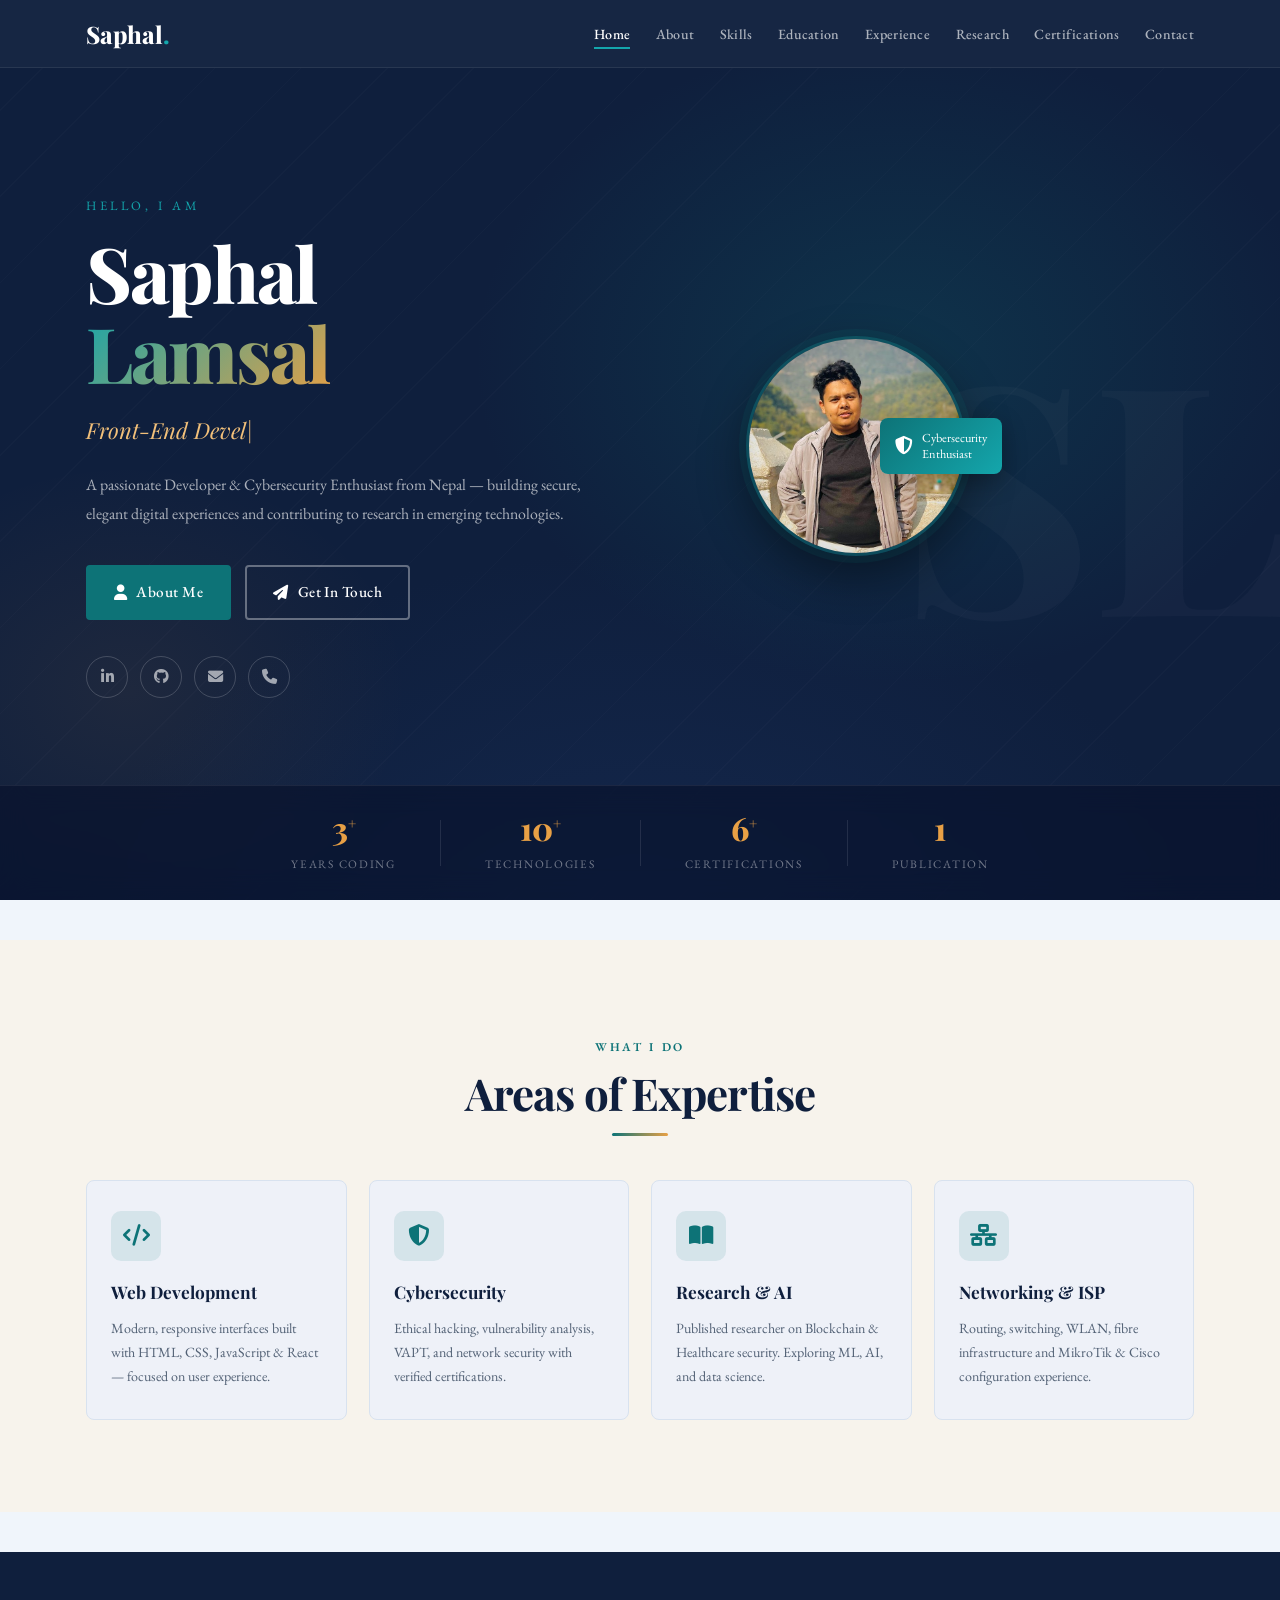
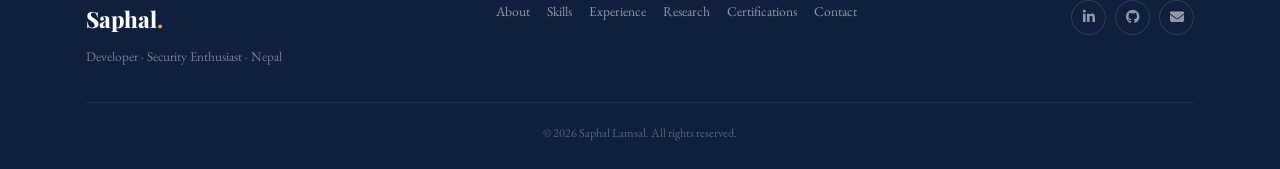
<file: index.html>
<!DOCTYPE html>
<html lang="en">
<head>
<meta charset="UTF-8">
<meta name="viewport" content="width=device-width, initial-scale=1.0">
<title>Saphal Lamsal — Developer &amp; Cybersecurity Enthusiast | Portfolio</title>
<meta name="description" content="Saphal Lamsal — Front-End Developer, Cybersecurity Enthusiast and Researcher from Nepal. Specializing in web development, ethical hacking, and AI research.">
<meta name="keywords" content="Saphal Lamsal, web developer Nepal, cybersecurity expert, ethical hacker, front-end developer, React developer, Python developer, VAPT, penetration testing, blockchain research, AI researcher Nepal">
<meta name="author" content="Saphal Lamsal">
<meta name="robots" content="index, follow">
<link rel="canonical" href="https://safallamsal.com.np/">

<!-- Open Graph / Facebook -->
<meta property="og:type" content="website">
<meta property="og:url" content="https://safallamsal.com.np/">
<meta property="og:title" content="Saphal Lamsal — Developer & Cybersecurity Enthusiast">
<meta property="og:description" content="Front-End Developer, Cybersecurity Enthusiast and Researcher from Nepal. Specializing in web development, ethical hacking, and AI research.">
<meta property="og:image" content="https://safallamsal.com.np/assets/img/profile/saphal-hero.png">

<!-- Twitter -->
<meta property="twitter:card" content="summary_large_image">
<meta property="twitter:url" content="https://safallamsal.com.np/">
<meta property="twitter:title" content="Saphal Lamsal — Developer & Cybersecurity Enthusiast">
<meta property="twitter:description" content="Front-End Developer, Cybersecurity Enthusiast and Researcher from Nepal.">
<meta property="twitter:image" content="https://safallamsal.com.np/assets/img/profile/saphal-hero.png">

<!-- Structured Data -->
<script type="application/ld+json">
{
  "@context": "https://schema.org",
  "@type": "Person",
  "name": "Saphal Lamsal",
  "url": "https://safallamsal.com.np",
  "image": "https://safallamsal.com.np/assets/img/profile/saphal-hero.png",
  "jobTitle": "Front-End Developer & Cybersecurity Enthusiast",
  "worksFor": {
    "@type": "Organization",
    "name": "Freelance"
  },
  "address": {
    "@type": "PostalAddress",
    "addressLocality": "Devchuli, Nawalpur",
    "addressCountry": "Nepal"
  },
  "email": "info@safallamsal.com.np",
  "telephone": "+977-9865506710",
  "sameAs": [
    "https://www.linkedin.com/in/saphallamsal/",
    "https://github.com/safalamsall"
  ]
}
</script>

<script async src="https://pagead2.googlesyndication.com/pagead/js/adsbygoogle.js?client=ca-pub-1549893812626371"
     crossorigin="anonymous"></script>
<link rel="stylesheet" href="style.css">
<link rel="stylesheet" href="https://cdnjs.cloudflare.com/ajax/libs/font-awesome/6.5.0/css/all.min.css">
</head>
<body>

<nav class="navbar" id="navbar">
  <div class="nav-inner">
    <a href="index.html" class="nav-logo">Saphal<span>.</span></a>
    <button class="hamburger" id="hamburger" aria-label="Menu">
      <span></span><span></span><span></span>
    </button>
    <ul class="nav-links" id="nav-links">
      <li><a href="index.html" class="active">Home</a></li>
      <li><a href="about.html">About</a></li>
      <li><a href="skills.html">Skills</a></li>
      <li><a href="education.html">Education</a></li>
      <li><a href="experience.html">Experience</a></li>
      <li><a href="research.html">Research</a></li>
      <li><a href="certifications.html">Certifications</a></li>
      <li><a href="contact.html">Contact</a></li>
    </ul>
  </div>
</nav>

<!-- ═══════════ HERO ═══════════ -->
<section class="hero">
  <div class="hero-bg-text">SL</div>
  <div class="hero-content">

    <div class="hero-intro">
      <span class="hero-greeting">Hello, I am</span>
      <h1 class="hero-name">Saphal<br><span>Lamsal</span></h1>
      <div class="hero-typewriter">
        <span id="typewriter"></span><span class="cursor">|</span>
      </div>
      <p class="hero-bio">
        A passionate Developer &amp; Cybersecurity Enthusiast from Nepal — building secure,
        elegant digital experiences and contributing to research in emerging technologies.
      </p>
      <div class="hero-ctas">
        <a href="about.html" class="btn-primary"><i class="fas fa-user"></i> About Me</a>
        <a href="contact.html" class="btn-outline"><i class="fas fa-paper-plane"></i> Get In Touch</a>
      </div>
      <div class="hero-socials">
        <a href="https://www.linkedin.com/in/saphallamsal/" target="_blank" rel="noopener noreferrer" aria-label="LinkedIn">
          <i class="fab fa-linkedin-in"></i>
        </a>
        <a href="https://github.com/safalamsall" target="_blank" rel="noopener noreferrer" aria-label="GitHub">
          <i class="fab fa-github"></i>
        </a>
        <a href="mailto:info@safallamsal.com.np" aria-label="Email">
          <i class="fas fa-envelope"></i>
        </a>
        <a href="tel:+9779865506710" aria-label="Phone">
          <i class="fas fa-phone"></i>
        </a>
      </div>
    </div>

    <div class="hero-portrait">
  <div class="portrait-badge">
    <i class="fas fa-shield-alt"></i>
    <span>Cybersecurity<br>Enthusiast</span>
  </div>

  <div class="hero-photo-circle">
    <img src="assets/img/profile/saphal-hero.png" alt="Saphal Lamsal">
  </div>
</div>

  </div>

  <div class="hero-stats-bar">
    <div class="stat-item">
      <span class="stat-n">3<sup>+</sup></span>
      <span class="stat-l">Years Coding</span>
    </div>
    <div class="stat-sep"></div>
    <div class="stat-item">
      <span class="stat-n">10<sup>+</sup></span>
      <span class="stat-l">Technologies</span>
    </div>
    <div class="stat-sep"></div>
    <div class="stat-item">
      <span class="stat-n">6<sup>+</sup></span>
      <span class="stat-l">Certifications</span>
    </div>
    <div class="stat-sep"></div>
    <div class="stat-item">
      <span class="stat-n">1</span>
      <span class="stat-l">Publication</span>
    </div>
  </div>
</section>

<!-- AdSense Ad Unit 1 -->
<div style="text-align: center; margin: 40px auto; max-width: 1200px;">
  <ins class="adsbygoogle"
       style="display:block"
       data-ad-client="ca-pub-1549893812626371"
       data-ad-slot="auto"
       data-ad-format="auto"
       data-full-width-responsive="true"></ins>
  <script>
       (adsbygoogle = window.adsbygoogle || []).push({});
  </script>
</div>

<!-- ═══════════ OVERVIEW ═══════════ -->
<section class="overview section-pad">
  <div class="container">
    <div class="sec-header center">
      <span class="sec-tag">What I Do</span>
      <h2 class="sec-title">Areas of Expertise</h2>
      <div class="sec-rule"></div>
    </div>
    <div class="overview-grid">
      <a href="skills.html" class="ov-card">
        <div class="ov-icon"><i class="fas fa-code"></i></div>
        <h3>Web Development</h3>
        <p>Modern, responsive interfaces built with HTML, CSS, JavaScript &amp; React — focused on user experience.</p>
      </a>
      <a href="certifications.html" class="ov-card">
        <div class="ov-icon"><i class="fas fa-shield-alt"></i></div>
        <h3>Cybersecurity</h3>
        <p>Ethical hacking, vulnerability analysis, VAPT, and network security with verified certifications.</p>
      </a>
      <a href="research.html" class="ov-card">
        <div class="ov-icon"><i class="fas fa-book-open"></i></div>
        <h3>Research &amp; AI</h3>
        <p>Published researcher on Blockchain &amp; Healthcare security. Exploring ML, AI, and data science.</p>
      </a>
      <a href="experience.html" class="ov-card">
        <div class="ov-icon"><i class="fas fa-network-wired"></i></div>
        <h3>Networking &amp; ISP</h3>
        <p>Routing, switching, WLAN, fibre infrastructure and MikroTik &amp; Cisco configuration experience.</p>
      </a>
    </div>
  </div>
</section>

<!-- AdSense Ad Unit 2 -->
<div style="text-align: center; margin: 40px auto; max-width: 1200px; padding: 0 20px;">
  <ins class="adsbygoogle"
       style="display:block"
       data-ad-client="ca-pub-1549893812626371"
       data-ad-slot="auto"
       data-ad-format="auto"
       data-full-width-responsive="true"></ins>
  <script>
       (adsbygoogle = window.adsbygoogle || []).push({});
  </script>
</div>

<!-- ═══════════ FOOTER ═══════════ -->
<footer class="footer">
  <div class="container">
    <div class="footer-inner">
      <div class="footer-brand">
        <span class="nav-logo">Saphal<span>.</span></span>
        <p>Developer · Security Enthusiast · Nepal</p>
      </div>
      <div class="footer-links">
        <a href="about.html">About</a>
        <a href="skills.html">Skills</a>
        <a href="experience.html">Experience</a>
        <a href="research.html">Research</a>
        <a href="certifications.html">Certifications</a>
        <a href="contact.html">Contact</a>
      </div>
      <div class="footer-socials">
        <a href="https://www.linkedin.com/in/saphallamsal/" target="_blank" rel="noopener noreferrer" aria-label="LinkedIn"><i class="fab fa-linkedin-in"></i></a>
        <a href="https://github.com/safalamsall" target="_blank" rel="noopener noreferrer" aria-label="GitHub"><i class="fab fa-github"></i></a>
        <a href="mailto:info@safallamsal.com.np" aria-label="Email"><i class="fas fa-envelope"></i></a>
      </div>
    </div>
    <div class="footer-copy">&copy; 2026 Saphal Lamsal. All rights reserved.</div>
  </div>
</footer>

<script src="main.js"></script>
</body>
</html>
</file>
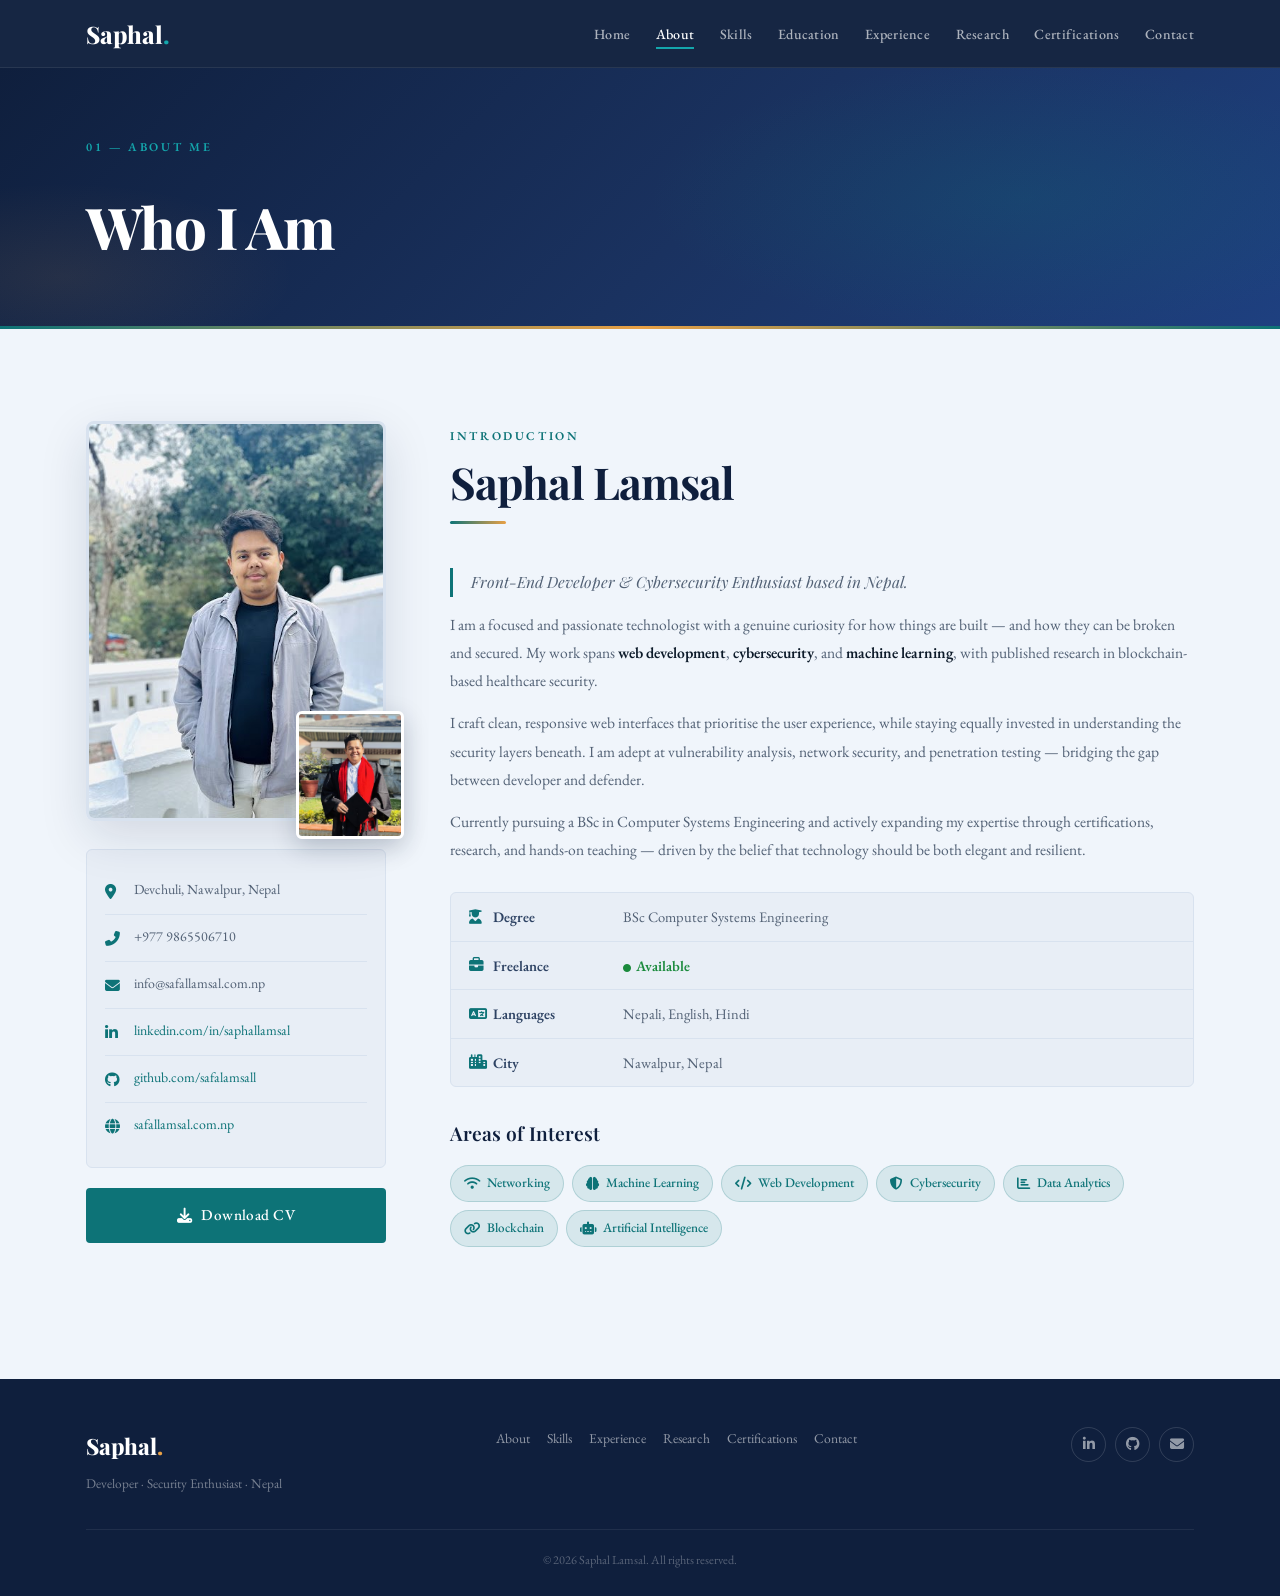
<file: about.html>
<!DOCTYPE html>
<html lang="en">
<head>
<meta charset="UTF-8">
<meta name="viewport" content="width=device-width, initial-scale=1.0">
<title>About Saphal Lamsal — Developer & Cybersecurity Expert from Nepal</title>
<meta name="description" content="Learn about Saphal Lamsal, a passionate Front-End Developer and Cybersecurity Enthusiast from Nepal with expertise in web development, ethical hacking, and AI research.">
<meta name="keywords" content="about Saphal Lamsal, developer Nepal, cybersecurity expert, web developer biography, ethical hacker Nepal, BSc Computer Systems Engineering">
<meta name="author" content="Saphal Lamsal">
<meta name="robots" content="index, follow">
<link rel="canonical" href="https://safallamsal.com.np/about.html">

<!-- Open Graph / Facebook -->
<meta property="og:type" content="website">
<meta property="og:url" content="https://safallamsal.com.np/about.html">
<meta property="og:title" content="About Saphal Lamsal — Developer & Cybersecurity Expert">
<meta property="og:description" content="Learn about Saphal Lamsal, a passionate Front-End Developer and Cybersecurity Enthusiast from Nepal.">
<meta property="og:image" content="https://safallamsal.com.np/assets/img/profile/saphal-1.png">

<!-- Twitter -->
<meta property="twitter:card" content="summary_large_image">
<meta property="twitter:url" content="https://safallamsal.com.np/about.html">
<meta property="twitter:title" content="About Saphal Lamsal — Developer & Cybersecurity Expert">
<meta property="twitter:description" content="Learn about Saphal Lamsal, a passionate Front-End Developer and Cybersecurity Enthusiast from Nepal.">
<meta property="twitter:image" content="https://safallamsal.com.np/assets/img/profile/saphal-1.png">

<script async src="https://pagead2.googlesyndication.com/pagead/js/adsbygoogle.js?client=ca-pub-1549893812626371"
     crossorigin="anonymous"></script>
<link rel="stylesheet" href="style.css">
<link rel="stylesheet" href="https://cdnjs.cloudflare.com/ajax/libs/font-awesome/6.5.0/css/all.min.css">
</head>
<body>
<nav class="navbar" id="navbar">
  <div class="nav-inner">
    <a href="index.html" class="nav-logo">Saphal<span>.</span></a>
    <button class="hamburger" id="hamburger"><span></span><span></span><span></span></button>
    <ul class="nav-links" id="nav-links">
      <li><a href="index.html">Home</a></li>
      <li><a href="about.html" class="active">About</a></li>
      <li><a href="skills.html">Skills</a></li>
      <li><a href="education.html">Education</a></li>
      <li><a href="experience.html">Experience</a></li>
      <li><a href="research.html">Research</a></li>
      <li><a href="certifications.html">Certifications</a></li>
      <li><a href="contact.html">Contact</a></li>
    </ul>
  </div>
</nav>

<div class="page-hero">
  <div class="container">
    <span class="sec-tag">01 — About Me</span>
    <h1 class="page-hero-title">Who I Am</h1>
  </div>
</div>

<section class="about-section section-pad">
  <div class="container">
    <div class="about-layout">

      <div class="about-portrait-col">
        <div class="about-photo-stack">
          <div class="about-photo-main">
            <img src="assets/img/profile/saphal-1.png" alt="Saphal Lamsal">
          </div>
          <div class="about-photo-thumb">
            <img src="assets/img/profile/saphal-grad.png" alt="Saphal Lamsal Graduation">
          </div>
        </div>
        <div class="about-contact-card">
          <div class="ac-item"><span class="ac-icon"><i class="fas fa-map-marker-alt"></i></span><span>Devchuli, Nawalpur, Nepal</span></div>
          <div class="ac-item"><span class="ac-icon"><i class="fas fa-phone-alt"></i></span><span>+977 9865506710</span></div>
          <div class="ac-item"><span class="ac-icon"><i class="fas fa-envelope"></i></span><span>info@safallamsal.com.np</span></div>
          <div class="ac-item"><span class="ac-icon"><i class="fab fa-linkedin-in"></i></span><a href="https://www.linkedin.com/in/saphallamsal/" target="_blank" rel="noopener noreferrer">linkedin.com/in/saphallamsal</a></div>
          <div class="ac-item"><span class="ac-icon"><i class="fab fa-github"></i></span><a href="https://github.com/safalamsall" target="_blank" rel="noopener noreferrer">github.com/safalamsall</a></div>
          <div class="ac-item"><span class="ac-icon"><i class="fas fa-globe"></i></span><a href="https://safallamsal.com.np" target="_blank" rel="noopener noreferrer">safallamsal.com.np</a></div>
        </div>
        <a href="https://drive.google.com/file/d/1iHBNV2UkH5LkhAP-1hYRZ2Ez_BQ6g4S7/view" target="_blank" rel="noopener noreferrer" class="btn-primary btn-block">
          <i class="fas fa-download"></i> Download CV
        </a>
      </div>

      <div class="about-bio-col">
        <div class="sec-header">
          <span class="sec-tag">Introduction</span>
          <h2 class="sec-title">Saphal Lamsal</h2>
          <div class="sec-rule"></div>
        </div>
        <p class="about-lead">Front-End Developer &amp; Cybersecurity Enthusiast based in Nepal.</p>
        <p>I am a focused and passionate technologist with a genuine curiosity for how things are built — and how they can be broken and secured. My work spans <strong>web development</strong>, <strong>cybersecurity</strong>, and <strong>machine learning</strong>, with published research in blockchain-based healthcare security.</p>
        <p>I craft clean, responsive web interfaces that prioritise the user experience, while staying equally invested in understanding the security layers beneath. I am adept at vulnerability analysis, network security, and penetration testing — bridging the gap between developer and defender.</p>
        <p>Currently pursuing a BSc in Computer Systems Engineering and actively expanding my expertise through certifications, research, and hands-on teaching — driven by the belief that technology should be both elegant and resilient.</p>

        <div class="about-info-grid">
          <div class="info-row">
            <span class="info-label"><i class="fas fa-user-graduate"></i> Degree</span>
            <span class="info-value">BSc Computer Systems Engineering</span>
          </div>
          <div class="info-row">
            <span class="info-label"><i class="fas fa-briefcase"></i> Freelance</span>
            <span class="info-value available"><i class="fas fa-circle" style="font-size:.5rem;margin-right:5px;vertical-align:middle;"></i>Available</span>
          </div>
          <div class="info-row">
            <span class="info-label"><i class="fas fa-language"></i> Languages</span>
            <span class="info-value">Nepali, English, Hindi</span>
          </div>
          <div class="info-row">
            <span class="info-label"><i class="fas fa-city"></i> City</span>
            <span class="info-value">Nawalpur, Nepal</span>
          </div>
        </div>

        <div class="interests-section">
          <h3 class="sub-heading">Areas of Interest</h3>
          <div class="interests-row">
            <div class="interest-tag"><i class="fas fa-wifi"></i> Networking</div>
            <div class="interest-tag"><i class="fas fa-brain"></i> Machine Learning</div>
            <div class="interest-tag"><i class="fas fa-code"></i> Web Development</div>
            <div class="interest-tag"><i class="fas fa-shield-alt"></i> Cybersecurity</div>
            <div class="interest-tag"><i class="fas fa-chart-bar"></i> Data Analytics</div>
            <div class="interest-tag"><i class="fas fa-link"></i> Blockchain</div>
            <div class="interest-tag"><i class="fas fa-robot"></i> Artificial Intelligence</div>
          </div>
        </div>
      </div>
    </div>
  </div>
</section>

<!-- AdSense Ad Unit -->
<div style="text-align: center; margin: 40px auto; max-width: 1200px; padding: 0 20px;">
  <ins class="adsbygoogle"
       style="display:block"
       data-ad-client="ca-pub-1549893812626371"
       data-ad-slot="auto"
       data-ad-format="auto"
       data-full-width-responsive="true"></ins>
  <script>
       (adsbygoogle = window.adsbygoogle || []).push({});
  </script>
</div>

<footer class="footer">
  <div class="container">
    <div class="footer-inner">
      <div class="footer-brand"><span class="nav-logo">Saphal<span>.</span></span><p>Developer · Security Enthusiast · Nepal</p></div>
      <div class="footer-links">
        <a href="about.html">About</a><a href="skills.html">Skills</a>
        <a href="experience.html">Experience</a><a href="research.html">Research</a>
        <a href="certifications.html">Certifications</a><a href="contact.html">Contact</a>
      </div>
      <div class="footer-socials">
        <a href="https://www.linkedin.com/in/saphallamsal/" target="_blank" rel="noopener noreferrer"><i class="fab fa-linkedin-in"></i></a>
        <a href="https://github.com/safalamsall" target="_blank" rel="noopener noreferrer"><i class="fab fa-github"></i></a>
        <a href="mailto:info@safallamsal.com.np"><i class="fas fa-envelope"></i></a>
      </div>
    </div>
    <div class="footer-copy">&copy; 2026 Saphal Lamsal. All rights reserved.</div>
  </div>
</footer>
<script src="main.js"></script>
</body>
</html>
</file>
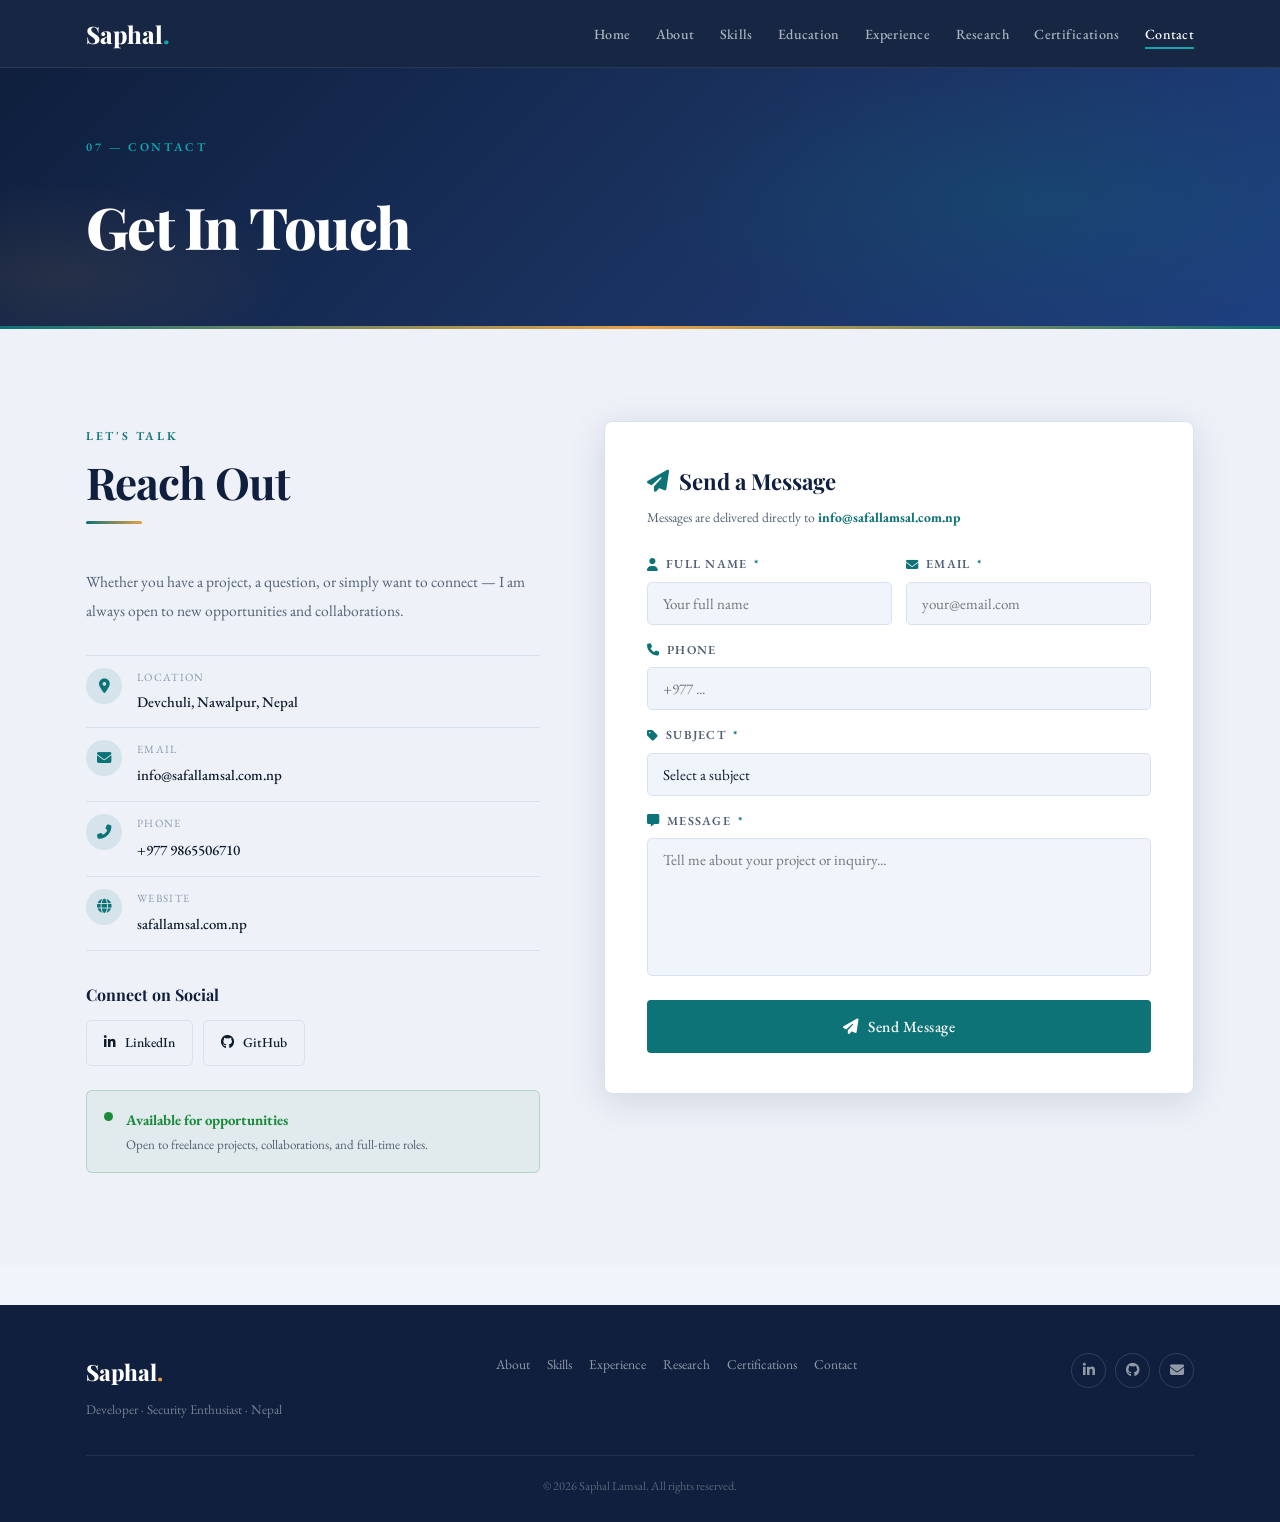
<file: contact.html>
<!DOCTYPE html>
<html lang="en">
<head>
<meta charset="UTF-8">
<meta name="viewport" content="width=device-width, initial-scale=1.0">
<title>Contact Saphal Lamsal — Get In Touch | Freelance Developer Nepal</title>
<meta name="description" content="Contact Saphal Lamsal for web development projects, cybersecurity consulting, or collaboration opportunities. Available for freelance work in Nepal.">
<meta name="keywords" content="contact Saphal Lamsal, hire web developer Nepal, freelance developer, cybersecurity consultant, web development services Nepal, contact developer">
<meta name="author" content="Saphal Lamsal">
<meta name="robots" content="index, follow">
<link rel="canonical" href="https://safallamsal.com.np/contact.html">

<!-- Open Graph / Facebook -->
<meta property="og:type" content="website">
<meta property="og:url" content="https://safallamsal.com.np/contact.html">
<meta property="og:title" content="Contact Saphal Lamsal — Get In Touch">
<meta property="og:description" content="Contact for web development projects, cybersecurity consulting, or collaboration opportunities.">
<meta property="og:image" content="https://safallamsal.com.np/assets/img/profile/saphal-hero.png">

<!-- Twitter -->
<meta property="twitter:card" content="summary_large_image">
<meta property="twitter:url" content="https://safallamsal.com.np/contact.html">
<meta property="twitter:title" content="Contact Saphal Lamsal — Get In Touch">
<meta property="twitter:description" content="Contact for web development projects, cybersecurity consulting, or collaboration opportunities.">
<meta property="twitter:image" content="https://safallamsal.com.np/assets/img/profile/saphal-hero.png">

<script async src="https://pagead2.googlesyndication.com/pagead/js/adsbygoogle.js?client=ca-pub-1549893812626371"
     crossorigin="anonymous"></script>
<link rel="stylesheet" href="style.css">
<link rel="stylesheet" href="https://cdnjs.cloudflare.com/ajax/libs/font-awesome/6.5.0/css/all.min.css">
</head>
<body>
<nav class="navbar" id="navbar">
  <div class="nav-inner">
    <a href="index.html" class="nav-logo">Saphal<span>.</span></a>
    <button class="hamburger" id="hamburger"><span></span><span></span><span></span></button>
    <ul class="nav-links" id="nav-links">
      <li><a href="index.html">Home</a></li>
      <li><a href="about.html">About</a></li>
      <li><a href="skills.html">Skills</a></li>
      <li><a href="education.html">Education</a></li>
      <li><a href="experience.html">Experience</a></li>
      <li><a href="research.html">Research</a></li>
      <li><a href="certifications.html">Certifications</a></li>
      <li><a href="contact.html" class="active">Contact</a></li>
    </ul>
  </div>
</nav>

<div class="page-hero">
  <div class="container">
    <span class="sec-tag">07 — Contact</span>
    <h1 class="page-hero-title">Get In Touch</h1>
  </div>
</div>

<section class="contact-section section-pad">
  <div class="container">
    <div class="contact-layout">

      <!-- LEFT INFO -->
      <div class="contact-info-col">
        <div class="sec-header">
          <span class="sec-tag">Let's Talk</span>
          <h2 class="sec-title">Reach Out</h2>
          <div class="sec-rule"></div>
        </div>
        <p class="contact-intro">
          Whether you have a project, a question, or simply want to connect — I am always open to new opportunities and collaborations.
        </p>

        <div class="contact-info-items">
          <div class="ci-item">
            <div class="ci-icon"><i class="fas fa-map-marker-alt"></i></div>
            <div><div class="ci-label">Location</div><div class="ci-val">Devchuli, Nawalpur, Nepal</div></div>
          </div>
          <div class="ci-item">
            <div class="ci-icon"><i class="fas fa-envelope"></i></div>
            <div><div class="ci-label">Email</div><a href="mailto:info@safallamsal.com.np" class="ci-val">info@safallamsal.com.np</a></div>
          </div>
          <div class="ci-item">
            <div class="ci-icon"><i class="fas fa-phone-alt"></i></div>
            <div><div class="ci-label">Phone</div><a href="tel:+9779865506710" class="ci-val">+977 9865506710</a></div>
          </div>
          <div class="ci-item">
            <div class="ci-icon"><i class="fas fa-globe"></i></div>
            <div><div class="ci-label">Website</div><a href="https://safallamsal.com.np" target="_blank" rel="noopener noreferrer" class="ci-val">safallamsal.com.np</a></div>
          </div>
        </div>

        <div class="contact-socials">
          <h4>Connect on Social</h4>
          <div class="cs-links">
            <a href="https://www.linkedin.com/in/saphallamsal/" target="_blank" rel="noopener noreferrer" class="cs-link linkedin">
              <i class="fab fa-linkedin-in"></i><span>LinkedIn</span>
            </a>
            <a href="https://github.com/safalamsall" target="_blank" rel="noopener noreferrer" class="cs-link github">
              <i class="fab fa-github"></i><span>GitHub</span>
            </a>
          </div>
        </div>

        <div class="availability-box">
          <div class="avail-dot"></div>
          <div>
            <strong>Available for opportunities</strong>
            <p>Open to freelance projects, collaborations, and full-time roles.</p>
          </div>
        </div>
      </div>

      <!-- RIGHT FORM -->
      <div class="contact-form-col">
        <div class="contact-form-card">
          <h3 class="form-title"><i class="fas fa-paper-plane"></i> Send a Message</h3>
          <p class="form-note">Messages are delivered directly to <strong>info@safallamsal.com.np</strong></p>

          <!--
            FormSubmit.co — free, no backend needed.
            ACTION sends to saphallamsal9@gmail.com (your real inbox).
            First submission triggers activation email — click it once to activate.
            Displayed email in UI is info@safallamsal.com.np — private.
          -->
          <form action="https://formsubmit.co/saphallamsal9@gmail.com" method="POST" id="contact-form">
            <input type="hidden" name="_subject" value="New contact from safallamsal.com.np">
            <input type="hidden" name="_captcha" value="true">
            <input type="hidden" name="_template" value="table">
            <input type="hidden" name="_next" value="thankyou.html">
            <!-- Honeypot anti-spam -->
            <input type="text" name="_honey" style="display:none">

            <div class="form-row">
              <div class="form-group">
                <label for="fname"><i class="fas fa-user"></i> Full Name <span class="req">*</span></label>
                <input type="text" id="fname" name="name" placeholder="Your full name" maxlength="100" required>
              </div>
              <div class="form-group">
                <label for="femail"><i class="fas fa-envelope"></i> Email <span class="req">*</span></label>
                <input type="email" id="femail" name="email" placeholder="your@email.com" maxlength="254" required>
              </div>
            </div>

            <div class="form-group">
              <label for="fphone"><i class="fas fa-phone"></i> Phone</label>
              <input type="tel" id="fphone" name="phone" placeholder="+977 ..." maxlength="25">
            </div>

            <div class="form-group">
              <label for="fsubject"><i class="fas fa-tag"></i> Subject <span class="req">*</span></label>
              <select id="fsubject" name="subject" required>
                <option value="" disabled selected>Select a subject</option>
                <option value="Project Inquiry">Project Inquiry</option>
                <option value="Freelance Work">Freelance Work</option>
                <option value="Job Opportunity">Job Opportunity</option>
                <option value="Collaboration">Collaboration</option>
                <option value="General Question">General Question</option>
                <option value="Other">Other</option>
              </select>
            </div>

            <div class="form-group">
              <label for="fmessage"><i class="fas fa-comment-alt"></i> Message <span class="req">*</span></label>
              <textarea id="fmessage" name="message" rows="6" placeholder="Tell me about your project or inquiry..." maxlength="2000" required></textarea>
            </div>

            <button type="submit" class="btn-primary btn-submit">
              <i class="fas fa-paper-plane"></i> Send Message
            </button>
          </form>
        </div>
      </div>

    </div>
  </div>
</section>

<!-- AdSense Ad Unit -->
<div style="text-align: center; margin: 40px auto; max-width: 1200px; padding: 0 20px;">
  <ins class="adsbygoogle"
       style="display:block"
       data-ad-client="ca-pub-1549893812626371"
       data-ad-slot="auto"
       data-ad-format="auto"
       data-full-width-responsive="true"></ins>
  <script>
       (adsbygoogle = window.adsbygoogle || []).push({});
  </script>
</div>

<footer class="footer">
  <div class="container">
    <div class="footer-inner">
      <div class="footer-brand"><span class="nav-logo">Saphal<span>.</span></span><p>Developer · Security Enthusiast · Nepal</p></div>
      <div class="footer-links">
        <a href="about.html">About</a><a href="skills.html">Skills</a>
        <a href="experience.html">Experience</a><a href="research.html">Research</a>
        <a href="certifications.html">Certifications</a><a href="contact.html">Contact</a>
      </div>
      <div class="footer-socials">
        <a href="https://www.linkedin.com/in/saphallamsal/" target="_blank" rel="noopener noreferrer"><i class="fab fa-linkedin-in"></i></a>
        <a href="https://github.com/safalamsall" target="_blank" rel="noopener noreferrer"><i class="fab fa-github"></i></a>
        <a href="mailto:info@safallamsal.com.np"><i class="fas fa-envelope"></i></a>
      </div>
    </div>
    <div class="footer-copy">&copy; 2026 Saphal Lamsal. All rights reserved.</div>
  </div>
</footer>
<script src="main.js"></script>
</body>
</html>
</file>
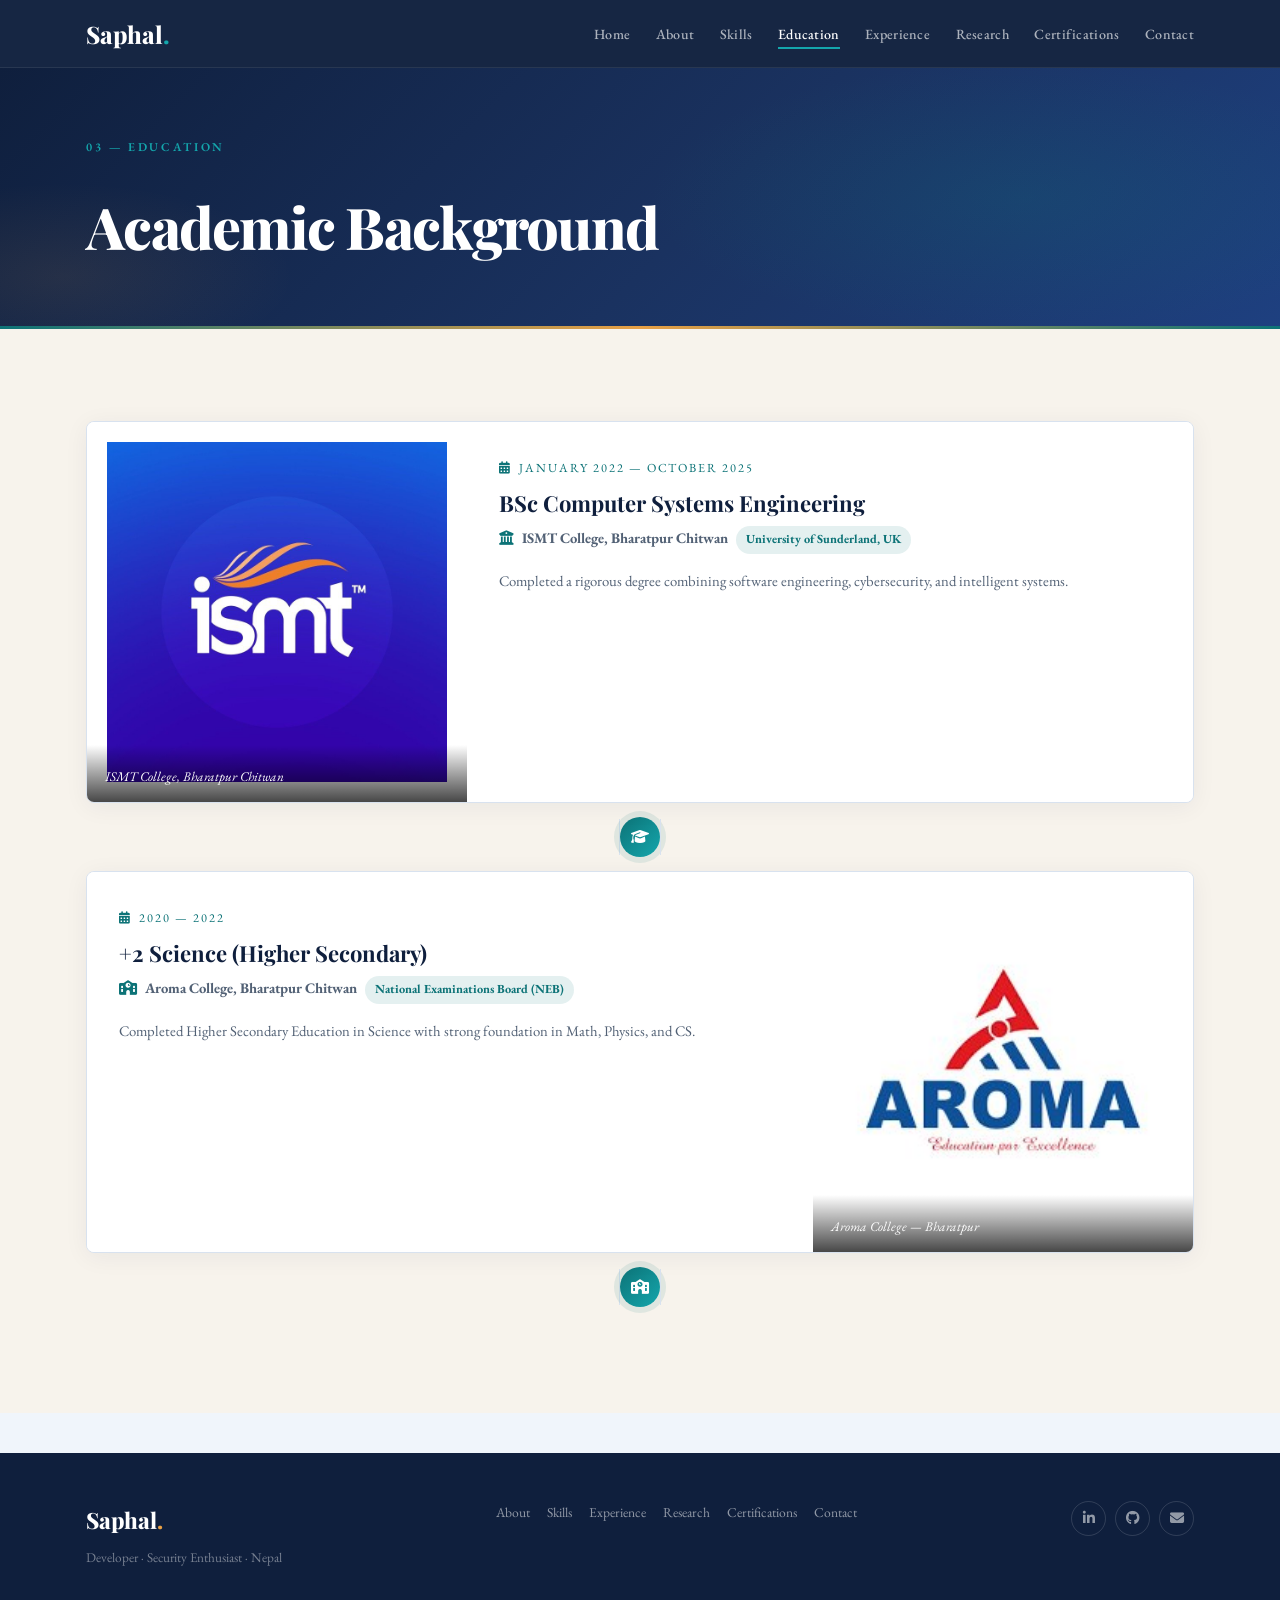
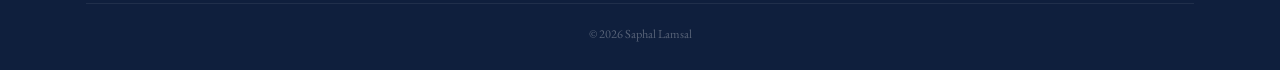
<file: education.html>
<!DOCTYPE html>
<html lang="en">
<head>
<meta charset="UTF-8">
<meta name="viewport" content="width=device-width, initial-scale=1.0">
<title>Education — Saphal Lamsal | BSc Computer Systems Engineering</title>
<meta name="description" content="Saphal Lamsal's educational background including BSc Computer Systems Engineering from ISMT College, University of Sunderland UK, and Higher Secondary Education.">
<meta name="keywords" content="BSc Computer Systems Engineering, ISMT College Nepal, University of Sunderland, computer science education Nepal, Aroma College Bharatpur">
<meta name="author" content="Saphal Lamsal">
<meta name="robots" content="index, follow">
<link rel="canonical" href="https://safallamsal.com.np/education.html">

<!-- Open Graph / Facebook -->
<meta property="og:type" content="website">
<meta property="og:url" content="https://safallamsal.com.np/education.html">
<meta property="og:title" content="Education — Saphal Lamsal">
<meta property="og:description" content="BSc Computer Systems Engineering from ISMT College, University of Sunderland UK.">
<meta property="og:image" content="https://safallamsal.com.np/assets/img/profile/saphal-grad.png">

<!-- Twitter -->
<meta property="twitter:card" content="summary_large_image">
<meta property="twitter:url" content="https://safallamsal.com.np/education.html">
<meta property="twitter:title" content="Education — Saphal Lamsal">
<meta property="twitter:description" content="BSc Computer Systems Engineering from ISMT College, University of Sunderland UK.">
<meta property="twitter:image" content="https://safallamsal.com.np/assets/img/profile/saphal-grad.png">

<script async src="https://pagead2.googlesyndication.com/pagead/js/adsbygoogle.js?client=ca-pub-1549893812626371"
     crossorigin="anonymous"></script>
<link rel="stylesheet" href="style.css">
<link rel="stylesheet" href="https://cdnjs.cloudflare.com/ajax/libs/font-awesome/6.5.0/css/all.min.css">
</head>
<body>

<nav class="navbar" id="navbar">
  <div class="nav-inner">
    <a href="index.html" class="nav-logo">Saphal<span>.</span></a>
    <button class="hamburger" id="hamburger"><span></span><span></span><span></span></button>
    <ul class="nav-links" id="nav-links">
      <li><a href="index.html">Home</a></li>
      <li><a href="about.html">About</a></li>
      <li><a href="skills.html">Skills</a></li>
      <li><a href="education.html" class="active">Education</a></li>
      <li><a href="experience.html">Experience</a></li>
      <li><a href="research.html">Research</a></li>
      <li><a href="certifications.html">Certifications</a></li>
      <li><a href="contact.html">Contact</a></li>
    </ul>
  </div>
</nav>

<div class="page-hero">
  <div class="container">
    <span class="sec-tag">03 — Education</span>
    <h1 class="page-hero-title">Academic Background</h1>
  </div>
</div>

<section class="education-section section-pad">
  <div class="container">
    <div class="edu-timeline">

      <!-- ISMT -->
      <div class="edu-card" data-aos>
        <div class="edu-card-image">
          <img src="assets/img/ismt-logo.png"
               alt="ISMT Logo"
               style="object-fit: contain; padding: 20px; background: #fff;">
          <div class="edu-img-caption">ISMT College, Bharatpur Chitwan</div>
        </div>

        <div class="edu-card-body">
          <div class="edu-period"><i class="fas fa-calendar-alt"></i> January 2022 — October 2025</div>
          <h2 class="edu-degree">BSc Computer Systems Engineering</h2>
          <h3 class="edu-institution">
            <i class="fas fa-university"></i>
            ISMT College, Bharatpur Chitwan
            <span class="edu-affil">University of Sunderland, UK</span>
          </h3>

          <div class="edu-desc">
            <p>Completed a rigorous degree combining software engineering, cybersecurity, and intelligent systems.</p>
          </div>
        </div>
      </div>

      <div class="edu-connector">
        <div class="ec-line"></div>
        <div class="ec-dot"><i class="fas fa-graduation-cap"></i></div>
        <div class="ec-line"></div>
      </div>

      <!-- AROMA -->
      <div class="edu-card reverse" data-aos>
        <div class="edu-card-image">
          <img src="assets/img/aroma-logo.png"
               alt="Aroma Logo"
               style="object-fit: contain; padding: 20px; background: #fff;">
          <div class="edu-img-caption">Aroma College — Bharatpur</div>
        </div>

        <div class="edu-card-body">
          <div class="edu-period"><i class="fas fa-calendar-alt"></i> 2020 — 2022</div>
          <h2 class="edu-degree">+2 Science (Higher Secondary)</h2>
          <h3 class="edu-institution">
            <i class="fas fa-school"></i>
            Aroma College, Bharatpur Chitwan
            <span class="edu-affil">National Examinations Board (NEB)</span>
          </h3>

          <div class="edu-desc">
            <p>Completed Higher Secondary Education in Science with strong foundation in Math, Physics, and CS.</p>
          </div>
        </div>
      </div>

      <div class="edu-connector">
        <div class="ec-line"></div>
        <div class="ec-dot"><i class="fas fa-school"></i></div>
        <div class="ec-line"></div>
      </div>

      
    </div>
  </div>
</section>

<!-- AdSense Ad Unit -->
<div style="text-align: center; margin: 40px auto; max-width: 1200px; padding: 0 20px;">
  <ins class="adsbygoogle"
       style="display:block"
       data-ad-client="ca-pub-1549893812626371"
       data-ad-slot="auto"
       data-ad-format="auto"
       data-full-width-responsive="true"></ins>
  <script>
       (adsbygoogle = window.adsbygoogle || []).push({});
  </script>
</div>

<footer class="footer">
  <div class="container">
    <div class="footer-inner">
      <div class="footer-brand">
        <span class="nav-logo">Saphal<span>.</span></span>
        <p>Developer · Security Enthusiast · Nepal</p>
      </div>

      <div class="footer-links">
        <a href="about.html">About</a>
        <a href="skills.html">Skills</a>
        <a href="experience.html">Experience</a>
        <a href="research.html">Research</a>
        <a href="certifications.html">Certifications</a>
        <a href="contact.html">Contact</a>
      </div>

      <div class="footer-socials">
        <a href="#"><i class="fab fa-linkedin-in"></i></a>
        <a href="#"><i class="fab fa-github"></i></a>
        <a href="#"><i class="fas fa-envelope"></i></a>
      </div>
    </div>

    <div class="footer-copy">&copy; 2026 Saphal Lamsal</div>
  </div>
</footer>

<script src="main.js"></script>
</body>
</html>
</file>
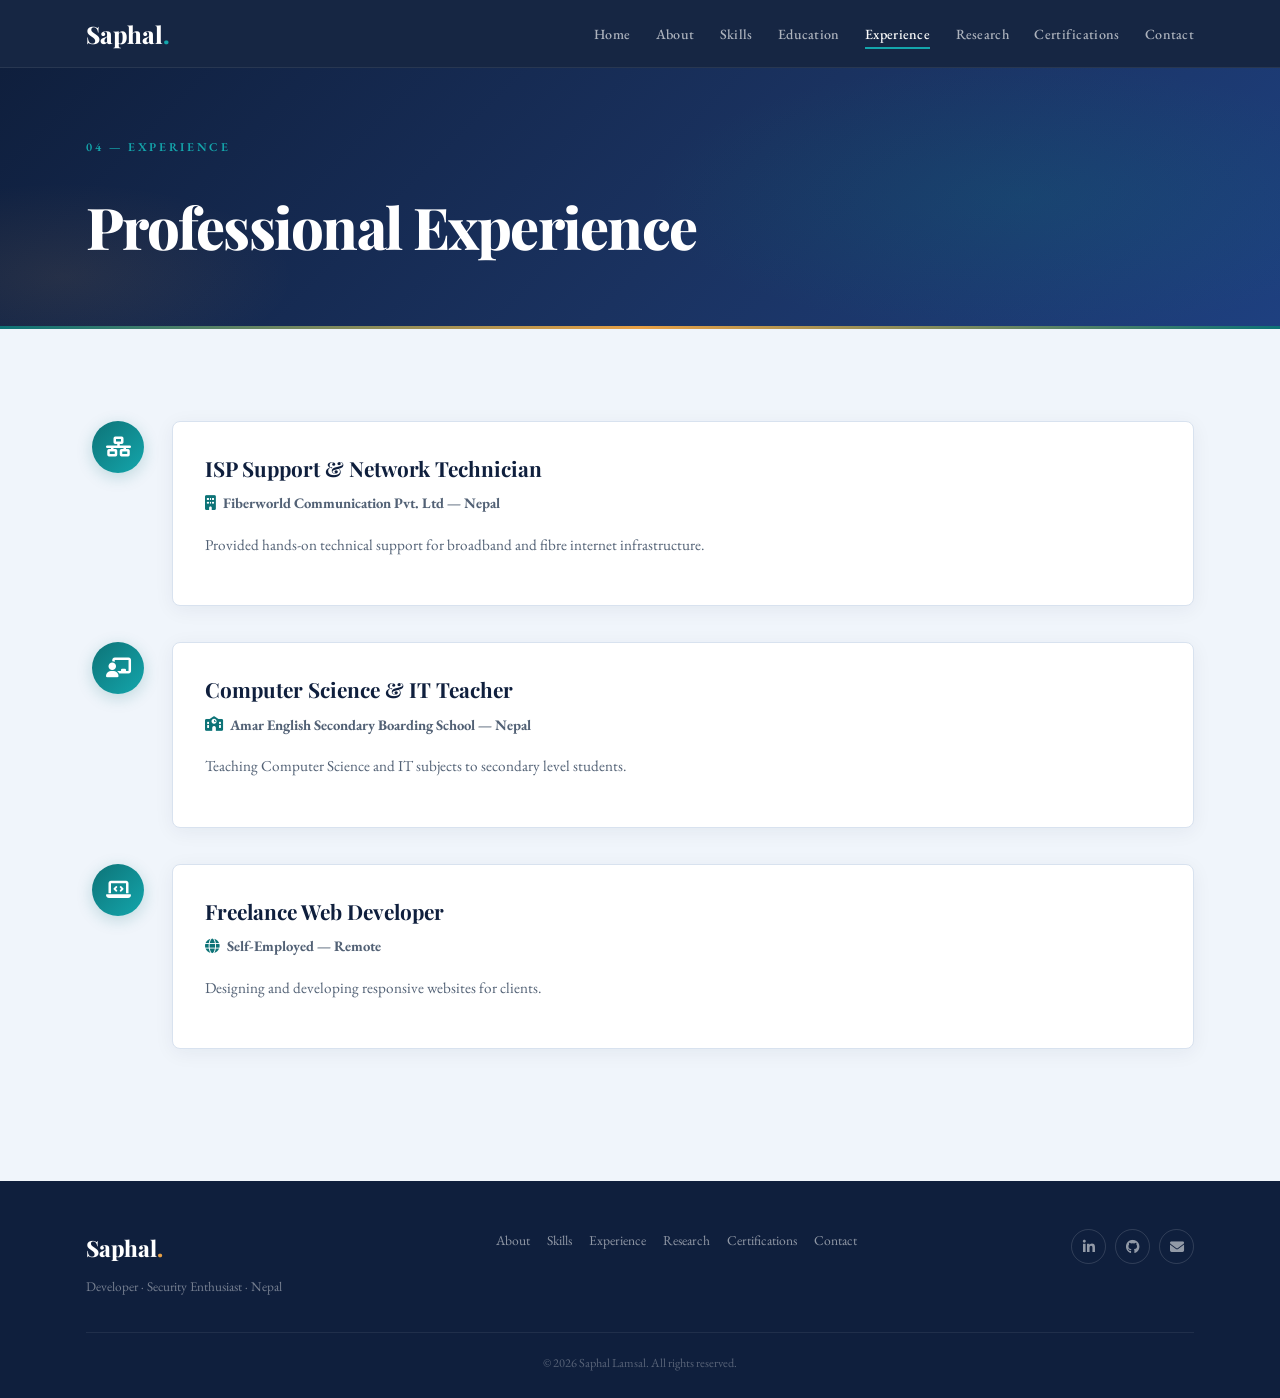
<file: experience.html>
<!DOCTYPE html>
<html lang="en">
<head>
<meta charset="UTF-8">
<meta name="viewport" content="width=device-width, initial-scale=1.0">
<title>Professional Experience — Saphal Lamsal | ISP & Teaching</title>
<meta name="description" content="Saphal Lamsal's professional experience including ISP Support & Network Technician, Computer Science Teacher, and Freelance Web Developer.">
<meta name="keywords" content="ISP technician Nepal, network engineer, computer science teacher, freelance web developer, Fiberworld Communication, teaching experience Nepal">
<meta name="author" content="Saphal Lamsal">
<meta name="robots" content="index, follow">
<link rel="canonical" href="https://safallamsal.com.np/experience.html">

<!-- Open Graph / Facebook -->
<meta property="og:type" content="website">
<meta property="og:url" content="https://safallamsal.com.np/experience.html">
<meta property="og:title" content="Professional Experience — Saphal Lamsal">
<meta property="og:description" content="ISP Support, Network Technician, Computer Science Teacher, and Freelance Web Developer.">
<meta property="og:image" content="https://safallamsal.com.np/assets/img/profile/saphal-hero.png">

<!-- Twitter -->
<meta property="twitter:card" content="summary_large_image">
<meta property="twitter:url" content="https://safallamsal.com.np/experience.html">
<meta property="twitter:title" content="Professional Experience — Saphal Lamsal">
<meta property="twitter:description" content="ISP Support, Network Technician, Computer Science Teacher, and Freelance Web Developer.">
<meta property="twitter:image" content="https://safallamsal.com.np/assets/img/profile/saphal-hero.png">

<script async src="https://pagead2.googlesyndication.com/pagead/js/adsbygoogle.js?client=ca-pub-1549893812626371"
     crossorigin="anonymous"></script>
<link rel="stylesheet" href="style.css">
<link rel="stylesheet" href="https://cdnjs.cloudflare.com/ajax/libs/font-awesome/6.5.0/css/all.min.css">
</head>
<body>

<nav class="navbar" id="navbar">
  <div class="nav-inner">
    <a href="index.html" class="nav-logo">Saphal<span>.</span></a>
    <button class="hamburger" id="hamburger"><span></span><span></span><span></span></button>
    <ul class="nav-links" id="nav-links">
      <li><a href="index.html">Home</a></li>
      <li><a href="about.html">About</a></li>
      <li><a href="skills.html">Skills</a></li>
      <li><a href="education.html">Education</a></li>
      <li><a href="experience.html" class="active">Experience</a></li>
      <li><a href="research.html">Research</a></li>
      <li><a href="certifications.html">Certifications</a></li>
      <li><a href="contact.html">Contact</a></li>
    </ul>
  </div>
</nav>

<div class="page-hero">
  <div class="container">
    <span class="sec-tag">04 — Experience</span>
    <h1 class="page-hero-title">Professional Experience</h1>
  </div>
</div>

<section class="section-pad">
  <div class="container">
    <div class="exp-timeline">

      <!-- ISP -->
      <div class="exp-item" data-aos>
        <div class="exp-icon-col">
          <div class="exp-icon"><i class="fas fa-network-wired"></i></div>
          <div class="exp-line"></div>
        </div>

        <div class="exp-card">
          <div class="exp-header">
            <div class="exp-title-group">
              <h2 class="exp-role">ISP Support &amp; Network Technician</h2>
              <h3 class="exp-company">
                <i class="fas fa-building"></i> Fiberworld Communication Pvt. Ltd — Nepal
              </h3>
            </div>
          </div>

          <div class="exp-body">
            <p>Provided hands-on technical support for broadband and fibre internet infrastructure.</p>
          </div>
        </div>
      </div>

      <!-- TEACHING -->
      <div class="exp-item" data-aos>
        <div class="exp-icon-col">
          <div class="exp-icon"><i class="fas fa-chalkboard-teacher"></i></div>
          <div class="exp-line"></div>
        </div>

        <div class="exp-card">
          <div class="exp-header">
            <div class="exp-title-group">
              <h2 class="exp-role">Computer Science &amp; IT Teacher</h2>
              <h3 class="exp-company">
                <i class="fas fa-school"></i> Amar English Secondary Boarding School — Nepal
              </h3>
            </div>
          </div>

          <div class="exp-body">
            <p>Teaching Computer Science and IT subjects to secondary level students.</p>
          </div>
        </div>
      </div>

      <!-- FREELANCE (unchanged) -->
      <div class="exp-item" data-aos>
        <div class="exp-icon-col">
          <div class="exp-icon"><i class="fas fa-laptop-code"></i></div>
        </div>

        <div class="exp-card">
          <div class="exp-header">
            <div class="exp-title-group">
              <h2 class="exp-role">Freelance Web Developer</h2>
              <h3 class="exp-company"><i class="fas fa-globe"></i> Self-Employed — Remote</h3>
            </div>
          </div>

          <div class="exp-body">
            <p>Designing and developing responsive websites for clients.</p>
          </div>
        </div>
      </div>

    </div>
  </div>
</section>

<!-- AdSense Ad Unit -->
<div style="text-align: center; margin: 40px auto; max-width: 1200px; padding: 0 20px;">
  <ins class="adsbygoogle"
       style="display:block"
       data-ad-client="ca-pub-1549893812626371"
       data-ad-slot="auto"
       data-ad-format="auto"
       data-full-width-responsive="true"></ins>
  <script>
       (adsbygoogle = window.adsbygoogle || []).push({});
  </script>
</div>

<footer class="footer">
  <div class="container">
    <div class="footer-inner">
      <div class="footer-brand">
        <span class="nav-logo">Saphal<span>.</span></span>
        <p>Developer · Security Enthusiast · Nepal</p>
      </div>

      <div class="footer-links">
        <a href="about.html">About</a>
        <a href="skills.html">Skills</a>
        <a href="experience.html">Experience</a>
        <a href="research.html">Research</a>
        <a href="certifications.html">Certifications</a>
        <a href="contact.html">Contact</a>
      </div>

      <div class="footer-socials">
        <a href="https://www.linkedin.com/in/saphallamsal/" target="_blank" rel="noopener noreferrer"><i class="fab fa-linkedin-in"></i></a>
        <a href="https://github.com/safalamsall" target="_blank" rel="noopener noreferrer"><i class="fab fa-github"></i></a>
        <a href="mailto:info@safallamsal.com.np"><i class="fas fa-envelope"></i></a>
      </div>
    </div>

    <div class="footer-copy">&copy; 2026 Saphal Lamsal. All rights reserved.</div>
  </div>
</footer>

<script src="main.js"></script>
</body>
</html>
</file>
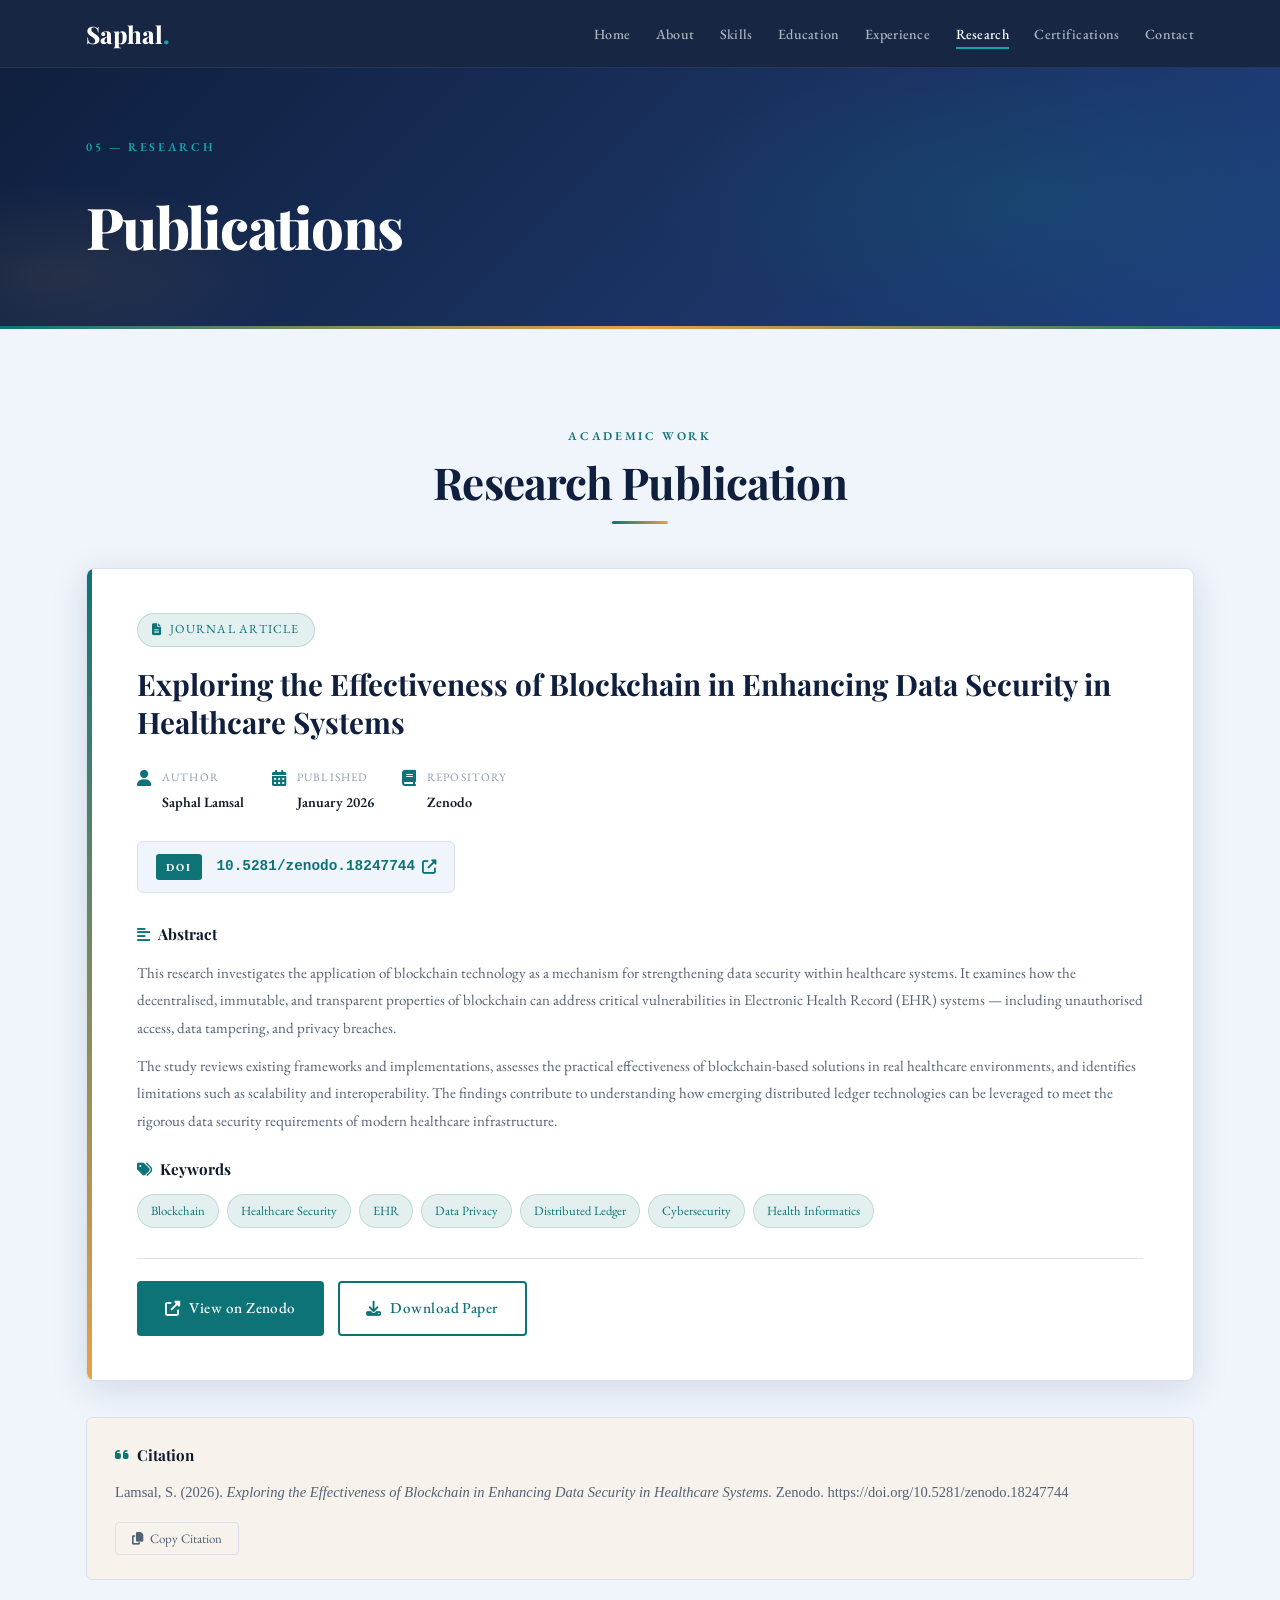
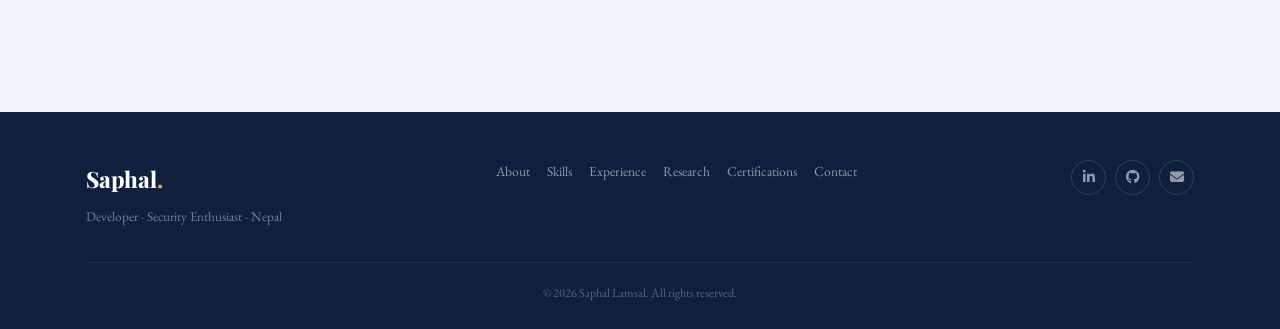
<file: research.html>
<!DOCTYPE html>
<html lang="en">
<head>
<meta charset="UTF-8">
<meta name="viewport" content="width=device-width, initial-scale=1.0">
<title>Research Publications — Saphal Lamsal | Blockchain Healthcare Security</title>
<meta name="description" content="Saphal Lamsal's research publication on Blockchain in Healthcare Data Security. Published on Zenodo with DOI 10.5281/zenodo.18247744.">
<meta name="keywords" content="blockchain research, healthcare security, EHR security, blockchain healthcare, data privacy research, Zenodo publication, academic research Nepal">
<meta name="author" content="Saphal Lamsal">
<meta name="robots" content="index, follow">
<link rel="canonical" href="https://safallamsal.com.np/research.html">

<!-- Open Graph / Facebook -->
<meta property="og:type" content="article">
<meta property="og:url" content="https://safallamsal.com.np/research.html">
<meta property="og:title" content="Research Publications — Saphal Lamsal">
<meta property="og:description" content="Exploring the Effectiveness of Blockchain in Enhancing Data Security in Healthcare Systems.">
<meta property="og:image" content="https://safallamsal.com.np/assets/img/profile/saphal-hero.png">

<!-- Twitter -->
<meta property="twitter:card" content="summary_large_image">
<meta property="twitter:url" content="https://safallamsal.com.np/research.html">
<meta property="twitter:title" content="Research Publications — Saphal Lamsal">
<meta property="twitter:description" content="Exploring the Effectiveness of Blockchain in Enhancing Data Security in Healthcare Systems.">
<meta property="twitter:image" content="https://safallamsal.com.np/assets/img/profile/saphal-hero.png">

<script async src="https://pagead2.googlesyndication.com/pagead/js/adsbygoogle.js?client=ca-pub-1549893812626371"
     crossorigin="anonymous"></script>
<link rel="stylesheet" href="style.css">
<link rel="stylesheet" href="https://cdnjs.cloudflare.com/ajax/libs/font-awesome/6.5.0/css/all.min.css">
</head>
<body>

<nav class="navbar" id="navbar">
  <div class="nav-inner">
    <a href="index.html" class="nav-logo">Saphal<span>.</span></a>
    <button class="hamburger" id="hamburger"><span></span><span></span><span></span></button>
    <ul class="nav-links" id="nav-links">
      <li><a href="index.html">Home</a></li>
      <li><a href="about.html">About</a></li>
      <li><a href="skills.html">Skills</a></li>
      <li><a href="education.html">Education</a></li>
      <li><a href="experience.html">Experience</a></li>
      <li><a href="research.html" class="active">Research</a></li>
      <li><a href="certifications.html">Certifications</a></li>
      <li><a href="contact.html">Contact</a></li>
    </ul>
  </div>
</nav>

<div class="page-hero">
  <div class="container">
    <span class="sec-tag">05 — Research</span>
    <h1 class="page-hero-title">Publications</h1>
  </div>
</div>

<section class="section-pad">
  <div class="container">
    <div class="sec-header center">
      <span class="sec-tag">Academic Work</span>
      <h2 class="sec-title">Research Publication</h2>
      <div class="sec-rule"></div>
    </div>

    <div class="research-card-wrap">
      <div class="research-card">
        <div class="rc-badge"><i class="fas fa-file-alt"></i> Journal Article</div>
        <h2 class="rc-title">
          Exploring the Effectiveness of Blockchain in Enhancing Data Security in Healthcare Systems
        </h2>
        <div class="rc-meta-row">
          <div class="rc-meta-item">
            <i class="fas fa-user"></i>
            <div>
              <span class="rc-meta-label">Author</span>
              <span class="rc-meta-val">Saphal Lamsal</span>
            </div>
          </div>
          <div class="rc-meta-item">
            <i class="fas fa-calendar-alt"></i>
            <div>
              <span class="rc-meta-label">Published</span>
              <span class="rc-meta-val">January 2026</span>
            </div>
          </div>
          <div class="rc-meta-item">
            <i class="fas fa-book"></i>
            <div>
              <span class="rc-meta-label">Repository</span>
              <span class="rc-meta-val">Zenodo</span>
            </div>
          </div>
        </div>

        <div class="rc-doi-box">
          <span class="doi-label">DOI</span>
          <a href="https://doi.org/10.5281/zenodo.18247744" target="_blank" rel="noopener noreferrer" class="doi-link">
            10.5281/zenodo.18247744
            <i class="fas fa-external-link-alt"></i>
          </a>
        </div>

        <div class="rc-abstract">
          <h4><i class="fas fa-align-left"></i> Abstract</h4>
          <p>
            This research investigates the application of blockchain technology as a mechanism 
            for strengthening data security within healthcare systems. It examines how the 
            decentralised, immutable, and transparent properties of blockchain can address 
            critical vulnerabilities in Electronic Health Record (EHR) systems — including 
            unauthorised access, data tampering, and privacy breaches.
          </p>
          <p>
            The study reviews existing frameworks and implementations, assesses the practical 
            effectiveness of blockchain-based solutions in real healthcare environments, and 
            identifies limitations such as scalability and interoperability. The findings 
            contribute to understanding how emerging distributed ledger technologies can be 
            leveraged to meet the rigorous data security requirements of modern healthcare infrastructure.
          </p>
        </div>

        <div class="rc-keywords">
          <h4><i class="fas fa-tags"></i> Keywords</h4>
          <div class="rc-kw-tags">
            <span class="kw-tag">Blockchain</span>
            <span class="kw-tag">Healthcare Security</span>
            <span class="kw-tag">EHR</span>
            <span class="kw-tag">Data Privacy</span>
            <span class="kw-tag">Distributed Ledger</span>
            <span class="kw-tag">Cybersecurity</span>
            <span class="kw-tag">Health Informatics</span>
          </div>
        </div>

        <div class="rc-actions">
          <a href="https://doi.org/10.5281/zenodo.18247744" target="_blank" rel="noopener noreferrer" class="btn-primary">
            <i class="fas fa-external-link-alt"></i> View on Zenodo
          </a>
          <a href="https://doi.org/10.5281/zenodo.18247744" target="_blank" rel="noopener noreferrer" class="btn-outline">
            <i class="fas fa-download"></i> Download Paper
          </a>
        </div>
      </div>
    </div>

    <!-- Citation box -->
    <div class="citation-box">
      <h4><i class="fas fa-quote-left"></i> Citation</h4>
      <div class="citation-text">
        Lamsal, S. (2026). <em>Exploring the Effectiveness of Blockchain in Enhancing Data Security in Healthcare Systems.</em> Zenodo. https://doi.org/10.5281/zenodo.18247744
      </div>
      <button class="copy-citation-btn" onclick="copyCitation(this)">
        <i class="fas fa-copy"></i> Copy Citation
      </button>
    </div>

  </div>
</section>

<!-- AdSense Ad Unit -->
<div style="text-align: center; margin: 40px auto; max-width: 1200px; padding: 0 20px;">
  <ins class="adsbygoogle"
       style="display:block"
       data-ad-client="ca-pub-1549893812626371"
       data-ad-slot="auto"
       data-ad-format="auto"
       data-full-width-responsive="true"></ins>
  <script>
       (adsbygoogle = window.adsbygoogle || []).push({});
  </script>
</div>

<footer class="footer">
  <div class="container">
    <div class="footer-inner">
      <div class="footer-brand"><span class="nav-logo">Saphal<span>.</span></span><p>Developer · Security Enthusiast · Nepal</p></div>
      <div class="footer-links">
        <a href="about.html">About</a><a href="skills.html">Skills</a>
        <a href="experience.html">Experience</a><a href="research.html">Research</a>
        <a href="certifications.html">Certifications</a><a href="contact.html">Contact</a>
      </div>
      <div class="footer-socials">
        <a href="https://www.linkedin.com/in/saphallamsal/" target="_blank" rel="noopener noreferrer"><i class="fab fa-linkedin-in"></i></a>
        <a href="https://github.com/safalamsall"  target="_blank" rel="noopener noreferrer"><i class="fab fa-github"></i></a>
        <a href="mailto:info@safallamsal.com.np"><i class="fas fa-envelope"></i></a>
      </div>
    </div>
    <div class="footer-copy">&copy; 2026 Saphal Lamsal. All rights reserved.</div>
  </div>
</footer>
<script src="main.js"></script>
<script>
function copyCitation(btn){
  const text = 'Lamsal, S. (2026). Exploring the Effectiveness of Blockchain in Enhancing Data Security in Healthcare Systems. Zenodo. https://doi.org/10.5281/zenodo.18247744';
  navigator.clipboard.writeText(text).then(()=>{
    btn.innerHTML='<i class="fas fa-check"></i> Copied!';
    setTimeout(()=>{ btn.innerHTML='<i class="fas fa-copy"></i> Copy Citation'; },2500);
  });
}
</script>
</body>
</html>
</file>
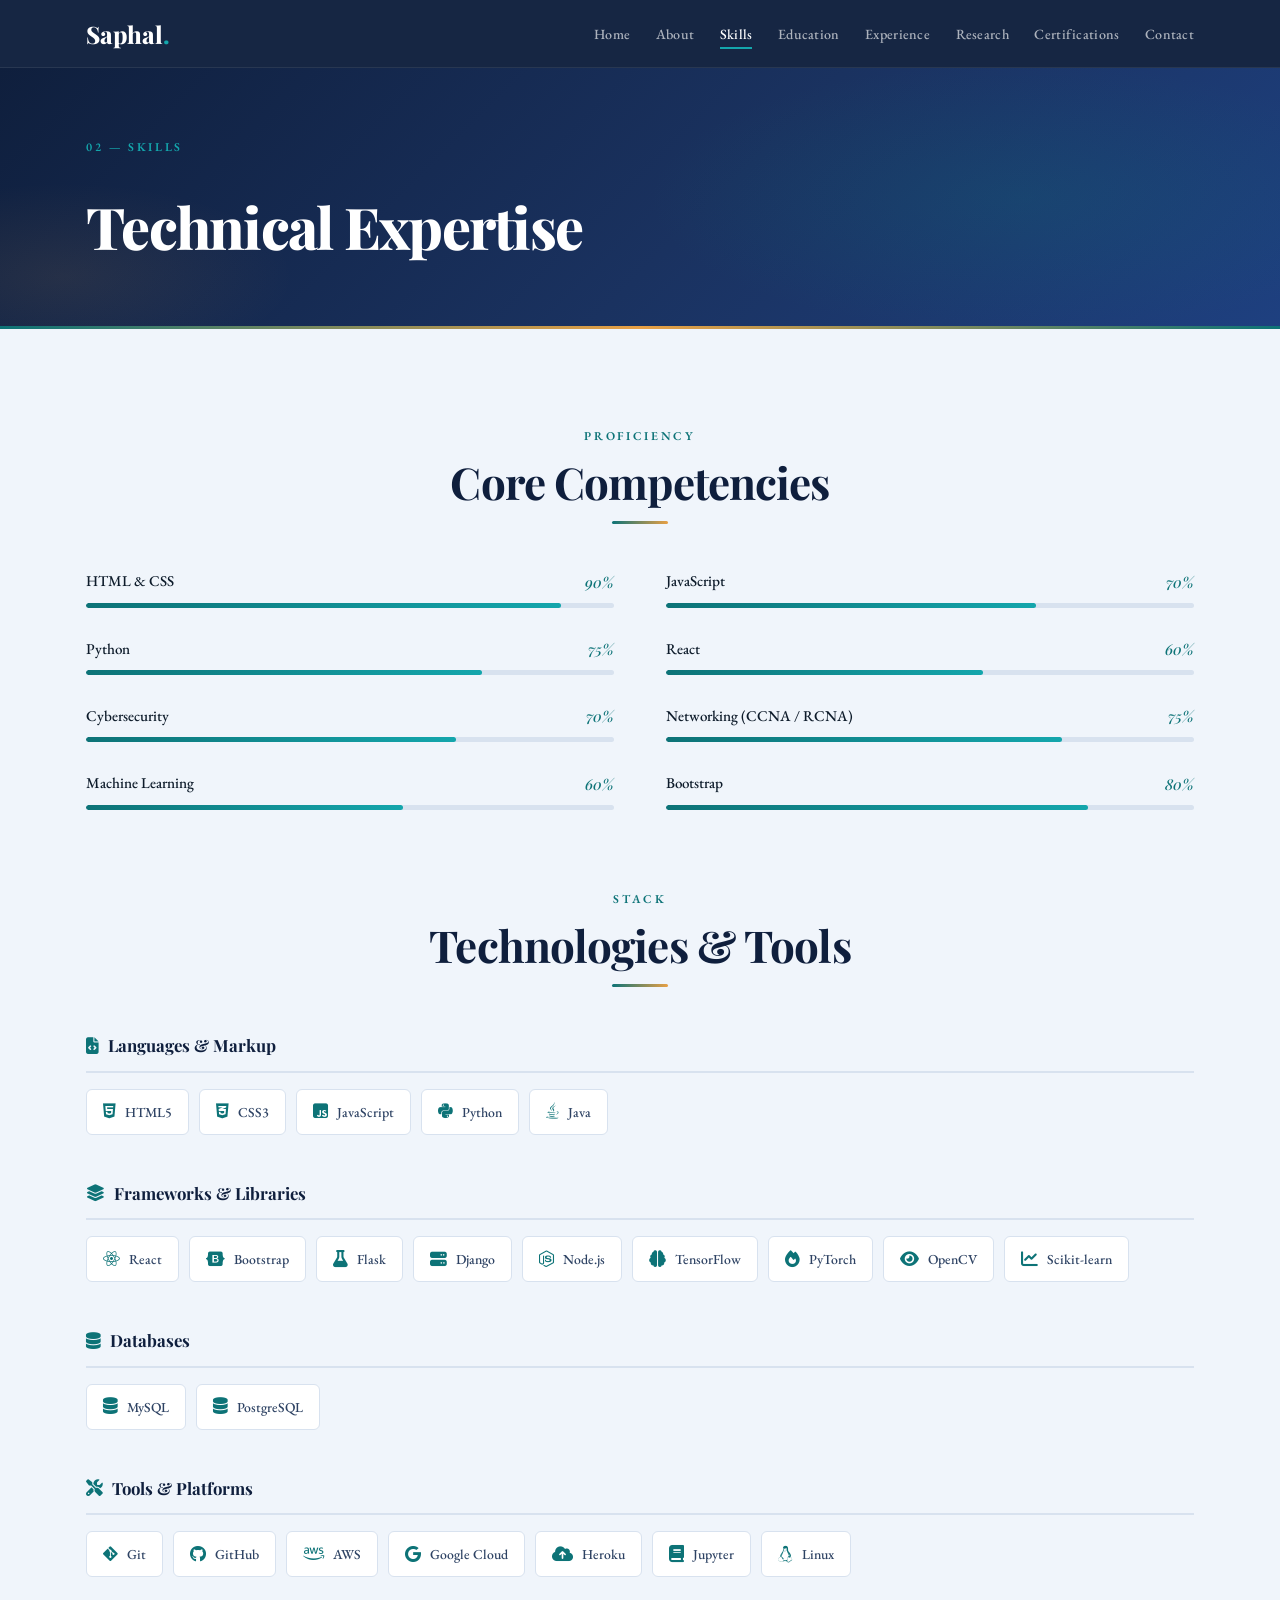
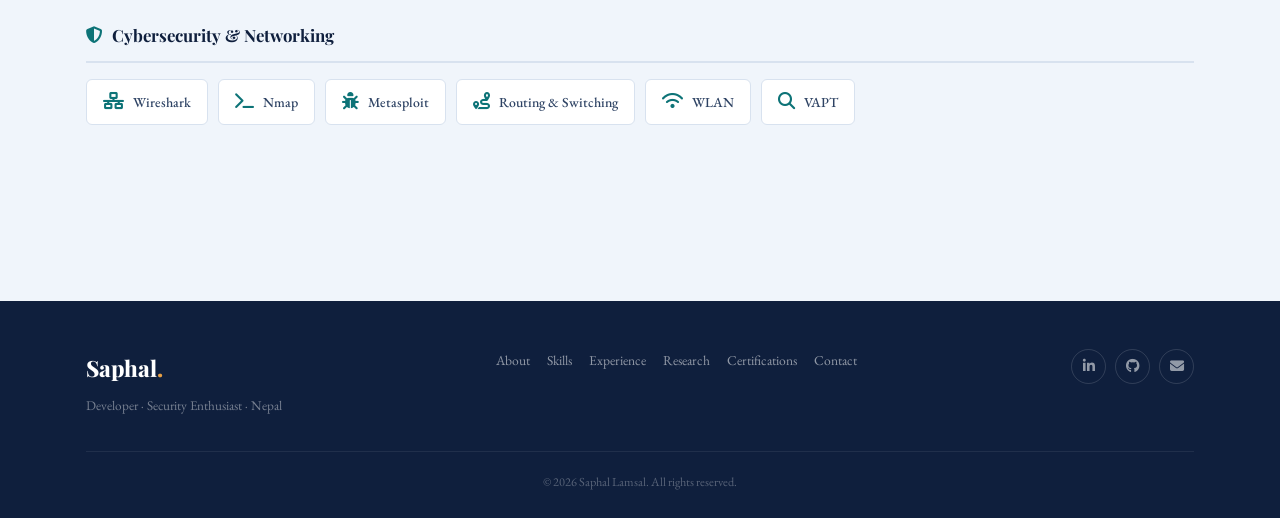
<file: skills.html>
<!DOCTYPE html>
<html lang="en">
<head>
<meta charset="UTF-8">
<meta name="viewport" content="width=device-width, initial-scale=1.0">
<title>Technical Skills — Saphal Lamsal | Web Development & Cybersecurity</title>
<meta name="description" content="Explore Saphal Lamsal's technical skills including HTML, CSS, JavaScript, React, Python, Cybersecurity, Networking, Machine Learning, and more.">
<meta name="keywords" content="web development skills, HTML CSS JavaScript, React developer, Python programming, cybersecurity skills, ethical hacking, VAPT, networking RCNA, machine learning, TensorFlow">
<meta name="author" content="Saphal Lamsal">
<meta name="robots" content="index, follow">
<link rel="canonical" href="https://safallamsal.com.np/skills.html">

<!-- Open Graph / Facebook -->
<meta property="og:type" content="website">
<meta property="og:url" content="https://safallamsal.com.np/skills.html">
<meta property="og:title" content="Technical Skills — Saphal Lamsal">
<meta property="og:description" content="Explore technical skills in web development, cybersecurity, networking, and machine learning.">
<meta property="og:image" content="https://safallamsal.com.np/assets/img/profile/saphal-hero.png">

<!-- Twitter -->
<meta property="twitter:card" content="summary_large_image">
<meta property="twitter:url" content="https://safallamsal.com.np/skills.html">
<meta property="twitter:title" content="Technical Skills — Saphal Lamsal">
<meta property="twitter:description" content="Explore technical skills in web development, cybersecurity, networking, and machine learning.">
<meta property="twitter:image" content="https://safallamsal.com.np/assets/img/profile/saphal-hero.png">

<script async src="https://pagead2.googlesyndication.com/pagead/js/adsbygoogle.js?client=ca-pub-1549893812626371"
     crossorigin="anonymous"></script>
<link rel="stylesheet" href="style.css">
<link rel="stylesheet" href="https://cdnjs.cloudflare.com/ajax/libs/font-awesome/6.5.0/css/all.min.css">
</head>
<body>

<nav class="navbar" id="navbar">
  <div class="nav-inner">
    <a href="index.html" class="nav-logo">Saphal<span>.</span></a>
    <button class="hamburger" id="hamburger"><span></span><span></span><span></span></button>
    <ul class="nav-links" id="nav-links">
      <li><a href="index.html">Home</a></li>
      <li><a href="about.html">About</a></li>
      <li><a href="skills.html" class="active">Skills</a></li>
      <li><a href="education.html">Education</a></li>
      <li><a href="experience.html">Experience</a></li>
      <li><a href="research.html">Research</a></li>
      <li><a href="certifications.html">Certifications</a></li>
      <li><a href="contact.html">Contact</a></li>
    </ul>
  </div>
</nav>

<div class="page-hero">
  <div class="container">
    <span class="sec-tag">02 — Skills</span>
    <h1 class="page-hero-title">Technical Expertise</h1>
  </div>
</div>

<section class="section-pad">
  <div class="container">

    <!-- PROFICIENCY BARS -->
    <div class="sec-header center">
      <span class="sec-tag">Proficiency</span>
      <h2 class="sec-title">Core Competencies</h2>
      <div class="sec-rule"></div>
    </div>

    <div class="skills-bars-grid">
      <div class="skill-bar-item">
        <div class="sb-header"><span>HTML &amp; CSS</span><span class="sb-pct">90%</span></div>
        <div class="sb-track"><div class="sb-fill" data-w="90"></div></div>
      </div>
      <div class="skill-bar-item">
        <div class="sb-header"><span>JavaScript</span><span class="sb-pct">70%</span></div>
        <div class="sb-track"><div class="sb-fill" data-w="70"></div></div>
      </div>
      <div class="skill-bar-item">
        <div class="sb-header"><span>Python</span><span class="sb-pct">75%</span></div>
        <div class="sb-track"><div class="sb-fill" data-w="75"></div></div>
      </div>
      <div class="skill-bar-item">
        <div class="sb-header"><span>React</span><span class="sb-pct">60%</span></div>
        <div class="sb-track"><div class="sb-fill" data-w="60"></div></div>
      </div>
      <div class="skill-bar-item">
        <div class="sb-header"><span>Cybersecurity</span><span class="sb-pct">70%</span></div>
        <div class="sb-track"><div class="sb-fill" data-w="70"></div></div>
      </div>
      <div class="skill-bar-item">
        <div class="sb-header"><span>Networking (CCNA / RCNA)</span><span class="sb-pct">75%</span></div>
        <div class="sb-track"><div class="sb-fill" data-w="75"></div></div>
      </div>
      <div class="skill-bar-item">
        <div class="sb-header"><span>Machine Learning</span><span class="sb-pct">60%</span></div>
        <div class="sb-track"><div class="sb-fill" data-w="60"></div></div>
      </div>
      <div class="skill-bar-item">
        <div class="sb-header"><span>Bootstrap</span><span class="sb-pct">80%</span></div>
        <div class="sb-track"><div class="sb-fill" data-w="80"></div></div>
      </div>
    </div>

    <!-- SKILL CARDS -->
    <div class="sec-header center" style="margin-top:70px;">
      <span class="sec-tag">Stack</span>
      <h2 class="sec-title">Technologies &amp; Tools</h2>
      <div class="sec-rule"></div>
    </div>

    <div class="skill-category-section">
      <h3 class="skill-cat-title"><i class="fas fa-file-code"></i> Languages &amp; Markup</h3>
      <div class="skill-cards-grid">
        <div class="skill-card"><i class="fab fa-html5"></i><span>HTML5</span></div>
        <div class="skill-card"><i class="fab fa-css3-alt"></i><span>CSS3</span></div>
        <div class="skill-card"><i class="fab fa-js-square"></i><span>JavaScript</span></div>
        <div class="skill-card"><i class="fab fa-python"></i><span>Python</span></div>
        <div class="skill-card"><i class="fab fa-java"></i><span>Java</span></div>
      </div>
    </div>

    <div class="skill-category-section">
      <h3 class="skill-cat-title"><i class="fas fa-layer-group"></i> Frameworks &amp; Libraries</h3>
      <div class="skill-cards-grid">
        <div class="skill-card"><i class="fab fa-react"></i><span>React</span></div>
        <div class="skill-card"><i class="fab fa-bootstrap"></i><span>Bootstrap</span></div>
        <div class="skill-card"><i class="fas fa-flask"></i><span>Flask</span></div>
        <div class="skill-card"><i class="fas fa-server"></i><span>Django</span></div>
        <div class="skill-card"><i class="fab fa-node-js"></i><span>Node.js</span></div>
        <div class="skill-card"><i class="fas fa-brain"></i><span>TensorFlow</span></div>
        <div class="skill-card"><i class="fas fa-fire"></i><span>PyTorch</span></div>
        <div class="skill-card"><i class="fas fa-eye"></i><span>OpenCV</span></div>
        <div class="skill-card"><i class="fas fa-chart-line"></i><span>Scikit-learn</span></div>
      </div>
    </div>

    <div class="skill-category-section">
      <h3 class="skill-cat-title"><i class="fas fa-database"></i> Databases</h3>
      <div class="skill-cards-grid">
        <div class="skill-card"><i class="fas fa-database"></i><span>MySQL</span></div>
        <div class="skill-card"><i class="fas fa-database"></i><span>PostgreSQL</span></div>
      </div>
    </div>

    <div class="skill-category-section">
      <h3 class="skill-cat-title"><i class="fas fa-tools"></i> Tools &amp; Platforms</h3>
      <div class="skill-cards-grid">
        <div class="skill-card"><i class="fab fa-git-alt"></i><span>Git</span></div>
        <div class="skill-card"><i class="fab fa-github"></i><span>GitHub</span></div>
        <div class="skill-card"><i class="fab fa-aws"></i><span>AWS</span></div>
        <div class="skill-card"><i class="fab fa-google"></i><span>Google Cloud</span></div>
        <div class="skill-card"><i class="fas fa-cloud-upload-alt"></i><span>Heroku</span></div>
        <div class="skill-card"><i class="fas fa-book"></i><span>Jupyter</span></div>
        <div class="skill-card"><i class="fab fa-linux"></i><span>Linux</span></div>
      </div>
    </div>

    <div class="skill-category-section">
      <h3 class="skill-cat-title"><i class="fas fa-shield-alt"></i> Cybersecurity &amp; Networking</h3>
      <div class="skill-cards-grid">
        <div class="skill-card"><i class="fas fa-network-wired"></i><span>Wireshark</span></div>
        <div class="skill-card"><i class="fas fa-terminal"></i><span>Nmap</span></div>
        <div class="skill-card"><i class="fas fa-bug"></i><span>Metasploit</span></div>
        <div class="skill-card"><i class="fas fa-route"></i><span>Routing &amp; Switching</span></div>
        <div class="skill-card"><i class="fas fa-wifi"></i><span>WLAN</span></div>
        <div class="skill-card"><i class="fas fa-search"></i><span>VAPT</span></div>
      </div>
    </div>

  </div>
</section>

<!-- AdSense Ad Unit -->
<div style="text-align: center; margin: 40px auto; max-width: 1200px; padding: 0 20px;">
  <ins class="adsbygoogle"
       style="display:block"
       data-ad-client="ca-pub-1549893812626371"
       data-ad-slot="auto"
       data-ad-format="auto"
       data-full-width-responsive="true"></ins>
  <script>
       (adsbygoogle = window.adsbygoogle || []).push({});
  </script>
</div>

<footer class="footer">
  <div class="container">
    <div class="footer-inner">
      <div class="footer-brand"><span class="nav-logo">Saphal<span>.</span></span><p>Developer · Security Enthusiast · Nepal</p></div>
      <div class="footer-links">
        <a href="about.html">About</a><a href="skills.html">Skills</a>
        <a href="experience.html">Experience</a><a href="research.html">Research</a>
        <a href="certifications.html">Certifications</a><a href="contact.html">Contact</a>
      </div>
      <div class="footer-socials">
        <a href="https://www.linkedin.com/in/saphallamsal/" target="_blank" rel="noopener noreferrer"><i class="fab fa-linkedin-in"></i></a>
        <a href="https://github.com/safalamsall"  target="_blank" rel="noopener noreferrer"><i class="fab fa-github"></i></a>
        <a href="mailto:info@safallamsal.com.np"><i class="fas fa-envelope"></i></a>
      </div>
    </div>
    <div class="footer-copy">&copy; 2026 Saphal Lamsal. All rights reserved.</div>
  </div>
</footer>
<script src="main.js"></script>
</body>
</html>
</file>
<file: style.css>
/* ═══════════════════════════════════════════════════════════
   SAPHAL LAMSAL — PORTFOLIO  v3  (Final)
   Theme: Navy · Teal · Gold · Slate — No plain white backgrounds
═══════════════════════════════════════════════════════════ */
@import url('https://fonts.googleapis.com/css2?family=Playfair+Display:ital,wght@0,400;0,600;0,700;0,800;1,400;1,700&family=EB+Garamond:ital,opsz,wght@0,8..144,400;0,8..144,500;0,8..144,600;1,8..144,400;1,8..144,500&display=swap');

:root{
  --navy:       #0f1f3d;
  --navy-mid:   #1a3260;
  --navy-light: #243d6e;
  --teal:       #0d7377;
  --teal-light: #14a6ac;
  --teal-dim:   rgba(13,115,119,.11);
  --teal-glow:  rgba(13,115,119,.22);
  --gold:       #e8a045;
  --gold-light: #f2c07a;
  --gold-dim:   rgba(232,160,69,.13);
  /* section backgrounds — all distinctly coloured */
  --bg-hero:    #0f1f3d;
  --bg-soft:    #f0f5fb;   /* soft blue-white */
  --bg-ivory:   #f7f3ec;   /* warm ivory */
  --bg-slate:   #e8eef6;   /* cool slate */
  --bg-navy-soft:#eef1f8;  /* lightest navy tint */
  --bg-card:    #ffffff;
  --surface:    #ffffff;
  --border:     #d8e2ef;
  --border-mid: #b8c8de;
  --text:       #0d1b2a;
  --text-mid:   #2d4263;
  --text-muted: #526175;
  --text-light: #8a9bb0;
  --sh-sm:  rgba(15,31,61,.06);
  --sh-md:  rgba(15,31,61,.13);
  --sh-lg:  rgba(15,31,61,.22);
  --serif:  'Playfair Display','Times New Roman',Georgia,serif;
  --body:   'EB Garamond','Times New Roman',Georgia,serif;
  --nav-h:  68px;
}

/* ══════════════════════════════════════════════════════════
   PROTECTION: Disable Text Selection and Copy
══════════════════════════════════════════════════════════ */
body {
  -webkit-user-select: none;
  -moz-user-select: none;
  -ms-user-select: none;
  user-select: none;
  -webkit-touch-callout: none;
}

/* Allow selection for input fields */
input, textarea {
  -webkit-user-select: text;
  -moz-user-select: text;
  -ms-user-select: text;
  user-select: text;
}

*,*::before,*::after{box-sizing:border-box;margin:0;padding:0;}
html{scroll-behavior:smooth;font-size:16px;}
body{font-family:var(--body);background:var(--bg-soft);color:var(--text);line-height:1.75;overflow-x:hidden;}
img{max-width:100%;display:block;pointer-events:none;}
a{color:var(--teal);text-decoration:none;transition:opacity .2s;}
a:hover{opacity:.75;}
ul{list-style:none;}
::-webkit-scrollbar{width:5px;}
::-webkit-scrollbar-track{background:var(--bg-soft);}
::-webkit-scrollbar-thumb{background:var(--teal);border-radius:3px;}
.container{max-width:1180px;margin:0 auto;padding:0 36px;}
.section-pad{padding:92px 0;}

/* ═══ NAVBAR ═══ */
.navbar{
  position:fixed;top:0;left:0;right:0;z-index:999;height:var(--nav-h);
  background:rgba(15,31,61,.97);backdrop-filter:blur(14px);
  border-bottom:1px solid rgba(255,255,255,.08);transition:box-shadow .3s;
}
.navbar.scrolled{box-shadow:0 2px 24px rgba(0,0,0,.35);}
.nav-inner{max-width:1180px;margin:0 auto;padding:0 36px;height:100%;display:flex;align-items:center;justify-content:space-between;}
.nav-logo{font-family:var(--serif);font-size:1.5rem;font-weight:800;color:#fff;letter-spacing:-.01em;}
.nav-logo span{color:var(--teal-light);}
.nav-links{display:flex;gap:1.6rem;align-items:center;}
.nav-links a{
  font-family:var(--body);font-size:.88rem;font-weight:500;
  color:rgba(255,255,255,.65);letter-spacing:.02em;
  padding-bottom:4px;border-bottom:2px solid transparent;transition:all .2s;
}
.nav-links a:hover,.nav-links a.active{color:#fff;border-bottom-color:var(--teal-light);opacity:1;}
.hamburger{display:none;flex-direction:column;gap:5px;background:none;border:none;cursor:pointer;padding:4px;}
.hamburger span{width:24px;height:2px;background:#fff;border-radius:2px;transition:all .3s;}
.hamburger.open span:nth-child(1){transform:translateY(7px) rotate(45deg);}
.hamburger.open span:nth-child(2){opacity:0;}
.hamburger.open span:nth-child(3){transform:translateY(-7px) rotate(-45deg);}

/* ═══ SECTION LABELS ═══ */
.sec-tag{display:inline-block;font-family:var(--body);font-size:.75rem;font-weight:600;letter-spacing:.22em;text-transform:uppercase;color:var(--teal);margin-bottom:10px;}
.sec-title{font-family:var(--serif);font-size:clamp(1.8rem,3.5vw,2.75rem);font-weight:700;color:var(--navy);letter-spacing:-.02em;line-height:1.15;}
.sec-rule{width:56px;height:3px;background:linear-gradient(90deg,var(--teal),var(--gold));margin-top:14px;margin-bottom:44px;border-radius:2px;}
.sec-header.center{text-align:center;}
.sec-header.center .sec-rule{margin-left:auto;margin-right:auto;}
.sec-desc{color:var(--text-muted);font-size:1.02rem;margin-top:-28px;margin-bottom:44px;}
.sub-heading{font-family:var(--serif);font-size:1.2rem;font-weight:600;margin:30px 0 14px;color:var(--navy);}

/* ═══ BUTTONS ═══ */
.btn-primary{display:inline-flex;align-items:center;gap:9px;background:var(--teal);color:#fff;font-family:var(--body);font-size:.95rem;font-weight:500;padding:12px 26px;border-radius:4px;letter-spacing:.03em;transition:all .25s;border:2px solid var(--teal);}
.btn-primary:hover{background:var(--teal-light);border-color:var(--teal-light);color:#fff;opacity:1;transform:translateY(-2px);box-shadow:0 8px 24px var(--teal-glow);}
.btn-outline{display:inline-flex;align-items:center;gap:9px;background:transparent;color:var(--teal);font-family:var(--body);font-size:.95rem;font-weight:500;padding:12px 26px;border-radius:4px;border:2px solid var(--teal);letter-spacing:.03em;transition:all .25s;}
.btn-outline:hover{background:var(--teal);color:#fff;opacity:1;transform:translateY(-2px);}
.btn-block{display:flex;justify-content:center;margin-top:20px;}

/* ═══ PAGE HERO BAR ═══ */
.page-hero{
  margin-top:var(--nav-h);
  background:linear-gradient(135deg,var(--navy) 0%,var(--navy-mid) 55%,#1e4080 100%);
  padding:64px 0 52px;position:relative;overflow:hidden;
}
.page-hero::before{content:'';position:absolute;inset:0;background:radial-gradient(ellipse 45% 80% at 80% 50%,rgba(13,115,119,.2) 0%,transparent 65%),radial-gradient(ellipse 30% 60% at 5% 80%,rgba(232,160,69,.09) 0%,transparent 60%);}
.page-hero::after{content:'';position:absolute;bottom:0;left:0;right:0;height:3px;background:linear-gradient(90deg,var(--teal),var(--gold),var(--teal));}
.page-hero .sec-tag{color:var(--teal-light);}
.page-hero-title{font-family:var(--serif);font-size:clamp(2.2rem,5vw,3.6rem);font-weight:800;color:#fff;letter-spacing:-.03em;margin-top:8px;position:relative;z-index:1;}

/* ═══════════════════ HERO ═══════════════════ */
.hero{
  margin-top:var(--nav-h);
  min-height:calc(100vh - var(--nav-h));
  background:var(--bg-hero);
  display:flex;flex-direction:column;position:relative;overflow:hidden;
}
.hero::before{
  content:'';position:absolute;inset:0;
  background:
    radial-gradient(ellipse 55% 65% at 70% 35%,rgba(13,115,119,.24) 0%,transparent 60%),
    radial-gradient(ellipse 40% 50% at 10% 75%,rgba(232,160,69,.07) 0%,transparent 55%),
    radial-gradient(ellipse 70% 80% at 50% 110%,rgba(26,50,96,.5) 0%,transparent 65%);
}
.hero::after{content:'';position:absolute;inset:0;pointer-events:none;background-image:repeating-linear-gradient(-45deg,transparent,transparent 60px,rgba(255,255,255,.015) 60px,rgba(255,255,255,.015) 61px);}
.hero-bg-text{position:absolute;right:-10px;top:50%;transform:translateY(-50%);font-family:var(--serif);font-size:25vw;font-weight:800;color:rgba(255,255,255,.022);line-height:1;user-select:none;pointer-events:none;z-index:0;}

.hero-content{
  flex:1;display:flex;align-items:center;
  max-width:1180px;margin:0 auto;padding:80px 36px 40px;
  gap:80px;width:100%;position:relative;z-index:1;
}
.hero-intro{flex:1;max-width:580px;}
.hero-greeting{display:block;font-family:var(--body);font-size:.8rem;letter-spacing:.28em;text-transform:uppercase;color:var(--teal-light);margin-bottom:14px;}
.hero-name{font-family:var(--serif);font-size:clamp(2.8rem,6vw,5rem);font-weight:800;letter-spacing:-.03em;line-height:1.05;color:#fff;margin-bottom:18px;}
.hero-name span{color:transparent;background:linear-gradient(135deg,var(--teal-light),var(--gold));-webkit-background-clip:text;background-clip:text;}
.hero-typewriter{font-family:var(--serif);font-size:clamp(1.05rem,1.9vw,1.38rem);font-style:italic;color:var(--gold-light);margin-bottom:22px;min-height:2.2rem;}
.cursor{animation:blink .8s step-end infinite;}
@keyframes blink{0%,100%{opacity:1;}50%{opacity:0;}}
.hero-bio{font-size:.99rem;color:rgba(255,255,255,.65);line-height:1.82;margin-bottom:36px;max-width:500px;}
.hero-ctas{display:flex;gap:14px;flex-wrap:wrap;margin-bottom:36px;}
.hero-ctas .btn-primary{background:var(--teal);border-color:var(--teal);}
.hero-ctas .btn-outline{color:#fff;border-color:rgba(255,255,255,.35);}
.hero-ctas .btn-outline:hover{background:rgba(255,255,255,.12);border-color:rgba(255,255,255,.65);color:#fff;}
.hero-socials{display:flex;gap:12px;}
.hero-socials a{
  width:42px;height:42px;border-radius:50%;
  border:1px solid rgba(255,255,255,.18);
  display:flex;align-items:center;justify-content:center;
  color:rgba(255,255,255,.6);font-size:.95rem;transition:all .25s;
}
.hero-socials a:hover{background:var(--teal);border-color:var(--teal);color:#fff;opacity:1;transform:translateY(-3px);}

/* ── Hero Portrait — TWO CIRCULAR PHOTOS ── */
.hero-portrait{flex-shrink:0;position:relative;z-index:1;display:flex;flex-direction:column;align-items:center;gap:22px;}

.hero-photo-circle{
  position:relative;
  width:220px;height:220px;border-radius:50%;
  overflow:hidden;
  border:3px solid rgba(13,115,119,.5);
  box-shadow:0 0 0 7px rgba(13,115,119,.12),0 18px 48px rgba(0,0,0,.45);
  transition:all .4s cubic-bezier(.25,.8,.25,1);
  cursor:default;
}
.hero-photo-circle img{
  width:100%;height:100%;object-fit:cover;object-position:top center;
  transition:transform .4s ease;
}
.hero-photo-circle::after{
  content:'';position:absolute;inset:0;border-radius:50%;
  background:linear-gradient(180deg,transparent 40%,rgba(13,115,119,.25) 100%);
  opacity:0;transition:opacity .4s;
}
.hero-photo-circle:hover{
  border-color:var(--gold);
  box-shadow:0 0 0 8px rgba(232,160,69,.2),0 22px 56px rgba(0,0,0,.5);
  transform:translateY(-6px) scale(1.03);
}
.hero-photo-circle:hover img{transform:scale(1.06);}
.hero-photo-circle:hover::after{opacity:1;}

/* smaller second circle */
.hero-photo-circle.circle-sm{
  width:160px;height:160px;
  border-color:rgba(232,160,69,.45);
  box-shadow:0 0 0 6px rgba(232,160,69,.1),0 12px 36px rgba(0,0,0,.4);
}
.hero-photo-circle.circle-sm:hover{
  border-color:var(--teal-light);
  box-shadow:0 0 0 7px rgba(13,115,119,.18),0 18px 44px rgba(0,0,0,.5);
}

.portrait-badge{
  position:absolute;right:-36px;top:50%;transform:translateY(-50%);
  background:linear-gradient(135deg,var(--teal),var(--teal-light));
  color:#fff;padding:12px 15px;border-radius:8px;
  font-family:var(--body);font-size:.77rem;
  display:flex;gap:9px;align-items:center;line-height:1.3;
  box-shadow:0 8px 24px rgba(0,0,0,.3);z-index:2;
  animation:float 3s ease-in-out infinite;
}
.portrait-badge i{font-size:1.15rem;}
@keyframes float{0%,100%{transform:translateY(-50%);}50%{transform:translateY(calc(-50% - 7px));}}

/* Stats */
.hero-stats-bar{
  width:100%;border-top:1px solid rgba(255,255,255,.07);
  background:rgba(8,18,44,.65);backdrop-filter:blur(14px);
  display:flex;align-items:center;justify-content:center;
  padding:26px 36px;gap:0;position:relative;z-index:1;
}
.stat-item{text-align:center;padding:0 44px;}
.stat-n{font-family:var(--serif);font-size:2rem;font-weight:800;color:var(--gold);line-height:1;}
.stat-n sup{font-size:.9rem;vertical-align:super;}
.stat-l{font-size:.72rem;letter-spacing:.15em;text-transform:uppercase;color:rgba(255,255,255,.42);margin-top:4px;display:block;}
.stat-sep{width:1px;height:46px;background:rgba(255,255,255,.1);flex-shrink:0;}

/* ═══ OVERVIEW (bg-ivory) ═══ */
.overview{background:var(--bg-ivory);}
.overview-grid{display:grid;grid-template-columns:repeat(4,1fr);gap:22px;}
.ov-card{
  background:var(--bg-navy-soft);border:1px solid var(--border);
  border-radius:8px;padding:30px 24px;
  transition:all .3s;position:relative;overflow:hidden;cursor:pointer;
}
.ov-card::before{content:'';position:absolute;top:0;left:0;right:0;height:3px;background:linear-gradient(90deg,var(--teal),var(--gold));transform:scaleX(0);transition:transform .35s;transform-origin:left;}
.ov-card:hover{transform:translateY(-6px);box-shadow:0 16px 44px var(--sh-md);opacity:1;background:var(--navy);border-color:var(--navy);}
.ov-card:hover::before{transform:scaleX(1);}
.ov-card:hover .ov-icon{background:var(--teal);color:#fff;}
.ov-card:hover h3{color:#fff;}
.ov-card:hover p{color:rgba(255,255,255,.62);}
.ov-icon{width:50px;height:50px;background:var(--teal-dim);border-radius:10px;display:flex;align-items:center;justify-content:center;font-size:1.35rem;color:var(--teal);margin-bottom:16px;transition:all .3s;}
.ov-card h3{font-family:var(--serif);font-size:1.08rem;font-weight:700;margin-bottom:10px;color:var(--navy);transition:color .3s;}
.ov-card p{font-size:.88rem;color:var(--text-muted);line-height:1.7;transition:color .3s;}

/* ═══ ABOUT (bg-soft) ═══ */
.about-section{background:var(--bg-soft);}
.about-layout{display:grid;grid-template-columns:300px 1fr;gap:64px;align-items:start;}
.about-photo-stack{position:relative;margin-bottom:20px;}
.about-photo-main{border-radius:8px;overflow:hidden;border:3px solid var(--border);box-shadow:0 16px 48px var(--sh-md);aspect-ratio:3/4;}
.about-photo-main img{width:100%;height:100%;object-fit:cover;object-position:top center;}
.about-photo-thumb{position:absolute;bottom:-18px;right:-18px;width:108px;height:128px;border-radius:6px;overflow:hidden;border:3px solid var(--surface);box-shadow:0 8px 24px var(--sh-lg);}
.about-photo-thumb img{width:100%;height:100%;object-fit:cover;object-position:top center;}
.about-contact-card{background:var(--bg-slate);border:1px solid var(--border);border-radius:6px;padding:18px;margin-top:28px;}
.ac-item{display:flex;align-items:flex-start;gap:12px;padding:9px 0;border-bottom:1px solid var(--border);font-size:.87rem;color:var(--text-muted);}
.ac-item:last-child{border-bottom:none;}
.ac-icon{color:var(--teal);width:17px;margin-top:2px;flex-shrink:0;font-size:.93rem;}
.about-lead{font-family:var(--serif);font-size:1.22rem;font-style:italic;color:var(--text-mid);margin-bottom:22px;line-height:1.62;padding-left:18px;border-left:3px solid var(--teal);}
.about-bio-col p{font-size:.97rem;color:var(--text-muted);line-height:1.82;margin-bottom:14px;}
.about-bio-col p strong{color:var(--text);font-weight:600;}
.about-info-grid{border:1px solid var(--border);border-radius:6px;overflow:hidden;margin-top:28px;background:var(--bg-slate);}
.info-row{display:flex;align-items:center;padding:11px 18px;border-bottom:1px solid var(--border);font-size:.91rem;gap:14px;}
.info-row:last-child{border-bottom:none;}
.info-label{font-weight:600;color:var(--text-mid);min-width:140px;display:flex;align-items:center;gap:8px;}
.info-label i{color:var(--teal);width:16px;}
.info-value{color:var(--text-muted);}
.info-value.available{color:#1a8a3c;font-weight:600;}
.interests-row{display:flex;flex-wrap:wrap;gap:8px;margin-top:4px;}
.interest-tag{
  display:inline-flex;align-items:center;gap:7px;
  background:var(--teal-dim);border:1px solid rgba(13,115,119,.2);
  color:var(--teal);font-size:.82rem;font-weight:500;padding:6px 13px;border-radius:20px;
  transition:all .2s;
}
.interest-tag:hover{background:var(--teal);color:#fff;border-color:var(--teal);}

/* ═══ SKILLS (bg-slate) ═══ */
.skills-section{background:var(--bg-slate);}
.skills-bars-grid{display:grid;grid-template-columns:1fr 1fr;gap:24px 52px;margin-bottom:60px;}
.skill-bar-item{margin-bottom:4px;}
.sb-header{display:flex;justify-content:space-between;align-items:center;font-size:.94rem;font-weight:500;margin-bottom:8px;color:var(--text);}
.sb-pct{font-family:var(--serif);font-size:.93rem;color:var(--teal);font-style:italic;}
.sb-track{height:5px;background:var(--border);border-radius:10px;overflow:hidden;}
.sb-fill{height:100%;width:0;background:linear-gradient(90deg,var(--teal),var(--teal-light));border-radius:10px;transition:width 1.4s cubic-bezier(.25,.8,.25,1);}
.skill-category-section{margin-bottom:44px;}
.skill-cat-title{font-family:var(--serif);font-size:1.05rem;font-weight:700;color:var(--navy);margin-bottom:16px;padding-bottom:10px;border-bottom:2px solid var(--border);display:flex;align-items:center;gap:9px;}
.skill-cat-title i{color:var(--teal);}
.skill-cards-grid{display:flex;flex-wrap:wrap;gap:10px;}
.skill-card{
  display:flex;align-items:center;gap:9px;
  background:var(--surface);border:1px solid var(--border);
  border-radius:6px;padding:10px 16px;
  font-size:.86rem;font-weight:500;color:var(--text-mid);
  transition:all .25s;cursor:default;
}
.skill-card i{font-size:1.05rem;color:var(--teal);}
.skill-card:hover{background:var(--navy);color:#fff;border-color:var(--navy);transform:translateY(-3px);box-shadow:0 8px 20px var(--sh-md);}
.skill-card:hover i{color:var(--gold);}

/* ═══ EDUCATION (bg-ivory) ═══ */
.education-section{background:var(--bg-ivory);}
.edu-timeline{display:flex;flex-direction:column;gap:0;}
.edu-card{
  display:grid;grid-template-columns:380px 1fr;
  background:var(--surface);border:1px solid var(--border);
  border-radius:8px;overflow:hidden;box-shadow:0 4px 24px var(--sh-sm);
  opacity:0;transform:translateY(32px);transition:opacity .7s ease,transform .7s ease;
}
.edu-card.visible{opacity:1;transform:translateY(0);}
.edu-card.reverse{grid-template-columns:1fr 380px;}
.edu-card.reverse .edu-card-image{order:2;}
.edu-card.reverse .edu-card-body{order:1;}
.edu-card-image{position:relative;min-height:280px;overflow:hidden;background:var(--bg-slate);}
.edu-card-image img{width:100%;height:100%;object-fit:cover;transition:transform .5s;}
.edu-card:hover .edu-card-image img{transform:scale(1.04);}
.edu-logo-overlay{position:absolute;top:14px;left:14px;z-index:2;background:#fff;border-radius:8px;padding:7px 11px;box-shadow:0 4px 14px rgba(0,0,0,.18);}
.edu-logo-overlay img{height:34px;width:auto;object-fit:contain;}
.edu-img-caption{position:absolute;bottom:0;left:0;right:0;background:linear-gradient(transparent,rgba(0,0,0,.72));padding:20px 18px 14px;color:#fff;font-size:.83rem;font-style:italic;}
.edu-icon-placeholder{width:100%;height:100%;min-height:200px;display:flex;align-items:center;justify-content:center;font-size:5rem;color:rgba(13,115,119,.18);}
.edu-card-body{padding:36px 32px;background:var(--surface);}
.edu-period{font-size:.77rem;letter-spacing:.16em;text-transform:uppercase;color:var(--teal);margin-bottom:10px;display:flex;align-items:center;gap:7px;}
.edu-degree{font-family:var(--serif);font-size:1.38rem;font-weight:700;color:var(--navy);margin-bottom:7px;line-height:1.3;}
.edu-institution{font-size:.91rem;color:var(--text-muted);margin-bottom:14px;display:flex;flex-wrap:wrap;align-items:baseline;gap:8px;}
.edu-institution i{color:var(--teal);}
.edu-affil{font-size:.77rem;background:var(--teal-dim);color:var(--teal);padding:3px 10px;border-radius:20px;}
.edu-desc p{font-size:.92rem;color:var(--text-muted);line-height:1.78;margin-bottom:10px;}
.edu-courses h4{font-family:var(--serif);font-size:.93rem;font-weight:700;color:var(--text);margin:18px 0 10px;display:flex;align-items:center;gap:8px;}
.edu-courses h4 i{color:var(--teal);}
.course-tags{display:flex;flex-wrap:wrap;gap:7px;}
.ctag{display:inline-flex;align-items:center;gap:6px;background:var(--bg-slate);border:1px solid var(--border);font-size:.79rem;padding:5px 11px;border-radius:4px;color:var(--text-muted);}
.ctag i{color:var(--teal);font-size:.79rem;}
.edu-connector{display:flex;align-items:center;justify-content:center;padding:14px 0;}
.ec-line{width:1px;height:36px;background:var(--border);}
.ec-dot{width:40px;height:40px;border-radius:50%;background:linear-gradient(135deg,var(--teal),var(--teal-light));color:#fff;display:flex;align-items:center;justify-content:center;font-size:.9rem;flex-shrink:0;box-shadow:0 0 0 6px rgba(13,115,119,.1);}

/* ═══ EXPERIENCE (bg-navy-soft) ═══ */
.experience-section{background:var(--bg-navy-soft);}
.exp-timeline{display:flex;flex-direction:column;gap:36px;}
.exp-item{display:grid;grid-template-columns:64px 1fr;gap:22px;align-items:start;opacity:0;transform:translateX(-20px);transition:all .7s ease;}
.exp-item.visible{opacity:1;transform:translateX(0);}
.exp-icon-col{display:flex;flex-direction:column;align-items:center;}
.exp-icon{width:52px;height:52px;border-radius:50%;background:linear-gradient(135deg,var(--teal),var(--teal-light));color:#fff;display:flex;align-items:center;justify-content:center;font-size:1.25rem;flex-shrink:0;box-shadow:0 4px 16px var(--teal-glow);}
.exp-line{width:2px;flex:1;background:var(--border-mid);margin-top:10px;}
.exp-card{
  background:var(--surface);border:1px solid var(--border);
  border-radius:8px;padding:28px 32px;
  box-shadow:0 4px 20px var(--sh-sm);transition:all .3s;
}
.exp-card:hover{box-shadow:0 10px 36px var(--sh-md);transform:translateY(-3px);border-color:rgba(13,115,119,.2);}
.exp-header{display:flex;justify-content:space-between;align-items:flex-start;margin-bottom:16px;gap:18px;}
.exp-role{font-family:var(--serif);font-size:1.3rem;font-weight:700;margin-bottom:4px;color:var(--navy);}
.exp-company{font-size:.91rem;color:var(--text-muted);display:flex;align-items:center;gap:7px;}
.exp-company i{color:var(--teal);}
.exp-meta{text-align:right;flex-shrink:0;}
.exp-period{font-size:.79rem;color:var(--teal);letter-spacing:.05em;display:flex;align-items:center;gap:6px;justify-content:flex-end;margin-bottom:5px;}
.exp-type{font-size:.72rem;background:var(--teal-dim);color:var(--teal);padding:3px 10px;border-radius:20px;display:inline-block;}
.exp-body>p{font-size:.95rem;color:var(--text-muted);line-height:1.82;margin-bottom:18px;}
.exp-responsibilities h4{font-family:var(--serif);font-size:.95rem;font-weight:700;color:var(--text);margin-bottom:11px;display:flex;align-items:center;gap:8px;}
.exp-responsibilities h4 i{color:var(--teal);}
.exp-responsibilities ul{display:flex;flex-direction:column;gap:7px;}
.exp-responsibilities li{display:flex;align-items:flex-start;gap:10px;font-size:.91rem;color:var(--text-muted);line-height:1.65;}
.exp-responsibilities li i{color:var(--teal);margin-top:4px;flex-shrink:0;font-size:.8rem;}
.exp-skills-used{display:flex;flex-wrap:wrap;gap:7px;margin-top:18px;padding-top:14px;border-top:1px solid var(--border);}
.esk{display:inline-flex;align-items:center;gap:6px;font-size:.79rem;color:var(--teal);background:var(--teal-dim);border:1px solid rgba(13,115,119,.2);padding:4px 11px;border-radius:4px;}

/* ═══ RESEARCH (bg-slate) ═══ */
.research-section{background:var(--bg-slate);}
.research-card-wrap{margin-bottom:36px;}
.research-card{background:var(--surface);border:1px solid var(--border);border-radius:8px;padding:44px 50px;box-shadow:0 8px 36px var(--sh-md);position:relative;overflow:hidden;}
.research-card::before{content:'';position:absolute;top:0;left:0;width:5px;height:100%;background:linear-gradient(180deg,var(--teal),var(--gold));border-radius:8px 0 0 8px;}
.rc-badge{display:inline-flex;align-items:center;gap:8px;background:var(--teal-dim);border:1px solid rgba(13,115,119,.2);color:var(--teal);font-size:.77rem;letter-spacing:.1em;text-transform:uppercase;padding:5px 14px;border-radius:20px;margin-bottom:18px;}
.rc-title{font-family:var(--serif);font-size:clamp(1.3rem,2.5vw,1.85rem);font-weight:700;color:var(--navy);line-height:1.3;margin-bottom:26px;}
.rc-meta-row{display:flex;gap:28px;flex-wrap:wrap;margin-bottom:26px;}
.rc-meta-item{display:flex;align-items:flex-start;gap:11px;font-size:.89rem;}
.rc-meta-item>i{color:var(--teal);font-size:1.02rem;margin-top:2px;}
.rc-meta-label{display:block;font-size:.71rem;letter-spacing:.1em;text-transform:uppercase;color:var(--text-light);margin-bottom:2px;}
.rc-meta-val{font-weight:600;color:var(--text);}
.rc-doi-box{display:inline-flex;align-items:center;gap:14px;background:var(--bg-soft);border:1px solid var(--border);border-radius:6px;padding:12px 18px;margin-bottom:28px;}
.doi-label{font-size:.67rem;letter-spacing:.2em;text-transform:uppercase;font-weight:700;background:var(--teal);color:#fff;padding:4px 10px;border-radius:3px;}
.doi-link{font-family:'Courier New',monospace;font-size:.9rem;color:var(--teal);font-weight:600;display:flex;align-items:center;gap:7px;}
.rc-abstract h4,.rc-keywords h4{font-family:var(--serif);font-size:.95rem;font-weight:700;color:var(--text);margin-bottom:11px;display:flex;align-items:center;gap:8px;}
.rc-abstract h4 i,.rc-keywords h4 i{color:var(--teal);}
.rc-abstract p{font-size:.94rem;color:var(--text-muted);line-height:1.82;margin-bottom:11px;}
.rc-kw-tags{display:flex;flex-wrap:wrap;gap:8px;}
.kw-tag{background:var(--teal-dim);border:1px solid rgba(13,115,119,.18);color:var(--teal);font-size:.79rem;padding:5px 13px;border-radius:20px;}
.rc-keywords{margin:22px 0;}
.rc-actions{display:flex;gap:14px;flex-wrap:wrap;margin-top:30px;padding-top:22px;border-top:1px solid var(--border);}
.citation-box{background:var(--bg-ivory);border:1px solid var(--border);border-radius:6px;padding:24px 28px;}
.citation-box h4{font-family:var(--serif);font-size:.95rem;font-weight:700;color:var(--text);margin-bottom:12px;display:flex;align-items:center;gap:8px;}
.citation-box h4 i{color:var(--teal);}
.citation-text{font-size:.91rem;color:var(--text-muted);line-height:1.78;margin-bottom:16px;font-family:'Times New Roman',Times,serif;}
.copy-citation-btn{display:inline-flex;align-items:center;gap:7px;background:none;border:1px solid var(--border);color:var(--text-muted);font-size:.81rem;font-family:var(--body);padding:7px 16px;border-radius:4px;cursor:pointer;transition:all .2s;}
.copy-citation-btn:hover{border-color:var(--teal);color:var(--teal);}

/* ═══ CERTIFICATIONS (bg-ivory) ═══ */
.certifications-section{background:var(--bg-ivory);}
.cert-cards-grid{display:flex;flex-direction:column;gap:26px;}
.cert-card-full{
  display:grid;grid-template-columns:320px 1fr;
  background:var(--surface);border:1px solid var(--border);
  border-radius:8px;overflow:hidden;box-shadow:0 4px 20px var(--sh-sm);
  transition:all .3s;opacity:0;transform:translateY(26px);
}
.cert-card-full.visible{opacity:1;transform:translateY(0);}
.cert-card-full:hover{box-shadow:0 14px 42px var(--sh-md);transform:translateY(-5px);border-color:rgba(13,115,119,.25);}
.cert-card-img{position:relative;min-height:210px;overflow:hidden;background:var(--bg-slate);display:flex;align-items:center;justify-content:center;}
.cert-card-img img{width:100%;height:100%;object-fit:cover;transition:transform .5s;}
.cert-card-full:hover .cert-card-img img{transform:scale(1.04);}
.cert-placeholder{width:100%;height:100%;min-height:210px;display:flex;align-items:center;justify-content:center;font-size:4.5rem;color:rgba(13,115,119,.18);}
.li-placeholder{background:linear-gradient(135deg,#ebf4ff,#dbeeff);}
.ec-placeholder{background:linear-gradient(135deg,#fff5e8,#feecd4);}
.cert-card-info{padding:28px 32px;}
.cert-issuer-row{display:flex;align-items:center;justify-content:space-between;margin-bottom:10px;gap:10px;flex-wrap:wrap;}
.cert-issuer-name{font-size:.82rem;font-weight:600;color:var(--text-muted);}
.cert-type-badge{font-size:.69rem;letter-spacing:.1em;text-transform:uppercase;padding:3px 10px;border-radius:20px;font-weight:600;}
.cert-type-badge.networking{background:rgba(0,100,200,.09);color:#0064c8;}
.cert-type-badge.security{background:var(--teal-dim);color:var(--teal);}
.cert-type-badge.ai{background:rgba(100,60,180,.09);color:#5a28b8;}
.cert-title-full{font-family:var(--serif);font-size:1.22rem;font-weight:700;color:var(--navy);margin-bottom:4px;line-height:1.3;}
.cert-subtitle{font-size:.85rem;color:var(--text-muted);margin-bottom:16px;font-style:italic;}
.cert-details-grid{display:grid;grid-template-columns:1fr 1fr;gap:9px;background:var(--bg-slate);border:1px solid var(--border);border-radius:5px;padding:13px;margin-bottom:14px;}
.cd-item{display:flex;align-items:flex-start;gap:8px;font-size:.79rem;}
.cd-item>i{color:var(--teal);margin-top:2px;flex-shrink:0;}
.cd-item>div{display:flex;flex-direction:column;}
.cd-item span{font-size:.68rem;color:var(--text-light);letter-spacing:.07em;text-transform:uppercase;}
.cd-item strong{color:var(--text);font-weight:600;font-size:.8rem;}
.cert-skills-covered{display:flex;flex-wrap:wrap;gap:6px;margin-bottom:13px;}
.cert-skills-covered span{display:inline-flex;align-items:center;gap:5px;font-size:.77rem;color:var(--teal);background:var(--teal-dim);border:1px solid rgba(13,115,119,.15);padding:3px 10px;border-radius:4px;}
.cert-view-btn{display:inline-flex;align-items:center;gap:7px;font-size:.82rem;color:var(--teal);font-weight:600;border:1px solid var(--teal);padding:7px 16px;border-radius:4px;transition:all .2s;}
.cert-view-btn:hover{background:var(--teal);color:#fff;opacity:1;}

/* ═══ CONTACT (bg-navy-soft) ═══ */
.contact-section{background:var(--bg-navy-soft);}
.contact-layout{display:grid;grid-template-columns:1fr 1.3fr;gap:64px;align-items:start;}
.contact-intro{font-size:.97rem;color:var(--text-muted);line-height:1.82;margin-bottom:30px;}
.contact-info-items{margin-bottom:30px;}
.ci-item{display:flex;align-items:flex-start;gap:15px;padding:12px 0;border-bottom:1px solid var(--border);}
.ci-item:first-child{border-top:1px solid var(--border);}
.ci-icon{width:36px;height:36px;border-radius:50%;background:var(--teal-dim);display:flex;align-items:center;justify-content:center;color:var(--teal);font-size:.9rem;flex-shrink:0;}
.ci-label{display:block;font-size:.69rem;letter-spacing:.12em;text-transform:uppercase;color:var(--text-light);margin-bottom:2px;}
.ci-val{font-size:.92rem;font-weight:500;color:var(--text);}
.contact-socials h4{font-family:var(--serif);font-size:1rem;font-weight:700;margin-bottom:11px;color:var(--navy);}
.cs-links{display:flex;gap:10px;}
.cs-link{display:flex;align-items:center;gap:9px;padding:10px 17px;border-radius:5px;border:1px solid var(--border);font-size:.85rem;font-weight:500;color:var(--text);transition:all .25s;}
.cs-link:hover{opacity:1;transform:translateY(-2px);box-shadow:0 6px 16px var(--sh-md);}
.cs-link.linkedin:hover{background:#0077b5;border-color:#0077b5;color:#fff;}
.cs-link.github:hover{background:#1a1a1a;border-color:#1a1a1a;color:#fff;}
.availability-box{display:flex;align-items:flex-start;gap:13px;background:rgba(26,138,60,.06);border:1px solid rgba(26,138,60,.22);border-radius:6px;padding:15px 17px;margin-top:24px;}
.avail-dot{width:9px;height:9px;border-radius:50%;background:#1a8a3c;margin-top:6px;flex-shrink:0;animation:pulse-dot 2s infinite;}
@keyframes pulse-dot{0%,100%{box-shadow:0 0 0 0 rgba(26,138,60,.4);}50%{box-shadow:0 0 0 7px rgba(26,138,60,0);}}
.availability-box strong{color:#1a8a3c;font-size:.92rem;}
.availability-box p{font-size:.82rem;color:var(--text-muted);margin:0;}
.contact-form-card{background:var(--surface);border:1px solid var(--border);border-radius:8px;padding:40px 42px;box-shadow:0 8px 36px var(--sh-md);}
.form-title{font-family:var(--serif);font-size:1.38rem;font-weight:700;color:var(--navy);margin-bottom:6px;display:flex;align-items:center;gap:10px;}
.form-title i{color:var(--teal);}
.form-note{font-size:.85rem;color:var(--text-muted);margin-bottom:24px;}
.form-note strong{color:var(--teal);}
.form-row{display:grid;grid-template-columns:1fr 1fr;gap:14px;}
.form-group{margin-bottom:15px;}
.form-group label{display:flex;align-items:center;gap:7px;font-size:.77rem;letter-spacing:.1em;text-transform:uppercase;color:var(--text-muted);font-weight:600;margin-bottom:6px;}
.form-group label i{color:var(--teal);}
.req{color:var(--teal);}
.form-group input,.form-group textarea,.form-group select{width:100%;font-family:var(--body);font-size:.94rem;background:var(--bg-soft);border:1px solid var(--border);color:var(--text);padding:11px 15px;border-radius:5px;outline:none;transition:border-color .2s;-webkit-appearance:none;appearance:none;}
.form-group input:focus,.form-group textarea:focus,.form-group select:focus{border-color:var(--teal);box-shadow:0 0 0 3px var(--teal-dim);background:var(--surface);}
.form-group textarea{resize:none;}
.btn-submit{width:100%;justify-content:center;font-size:.97rem;padding:14px;}

/* ═══ THANK YOU ═══ */
.thankyou-wrap{min-height:100vh;display:flex;align-items:center;justify-content:center;padding:80px 32px;background:var(--bg-slate);}
.thankyou-card{text-align:center;max-width:480px;}
.ty-icon{font-size:4rem;color:var(--teal);margin-bottom:20px;}
.thankyou-card h1{font-family:var(--serif);font-size:2.4rem;margin-bottom:16px;color:var(--navy);}
.thankyou-card p{color:var(--text-muted);line-height:1.8;margin-bottom:26px;}

/* ═══ FOOTER ═══ */
.footer{background:var(--navy);color:rgba(255,255,255,.65);padding:48px 0 24px;}
.footer-inner{display:flex;align-items:flex-start;justify-content:space-between;gap:30px;flex-wrap:wrap;margin-bottom:34px;}
.footer .nav-logo{color:#fff;font-size:1.4rem;}
.footer .nav-logo span{color:var(--gold);}
.footer-brand p{font-size:.83rem;color:rgba(255,255,255,.43);margin-top:6px;}
.footer-links{display:flex;gap:17px;flex-wrap:wrap;align-items:center;}
.footer-links a{font-size:.85rem;color:rgba(255,255,255,.54);transition:color .2s;}
.footer-links a:hover{color:var(--gold-light);opacity:1;}
.footer-socials{display:flex;gap:9px;}
.footer-socials a{width:35px;height:35px;border-radius:50%;border:1px solid rgba(255,255,255,.14);display:flex;align-items:center;justify-content:center;color:rgba(255,255,255,.55);font-size:.88rem;transition:all .2s;}
.footer-socials a:hover{background:var(--teal);border-color:var(--teal);color:#fff;opacity:1;}
.footer-copy{text-align:center;font-size:.77rem;color:rgba(255,255,255,.3);padding-top:20px;border-top:1px solid rgba(255,255,255,.07);}

/* ═══ RESPONSIVE ═══ */
@media(max-width:1060px){
  .overview-grid{grid-template-columns:repeat(2,1fr);}
  .about-layout{grid-template-columns:1fr;}
  .about-portrait-col{display:grid;grid-template-columns:190px 1fr;gap:22px;align-items:start;}
  .about-photo-stack{margin-bottom:0;}
  .hero-portrait{display:none;}
  .hero-content{padding:60px 36px 40px;}
  .edu-card,.edu-card.reverse{grid-template-columns:1fr;}
  .edu-card.reverse .edu-card-image,.edu-card.reverse .edu-card-body{order:unset;}
  .edu-card-image{min-height:220px;}
  .cert-card-full{grid-template-columns:250px 1fr;}
  .contact-layout{grid-template-columns:1fr;gap:44px;}
  .skills-bars-grid{grid-template-columns:1fr;}
}
@media(max-width:768px){
  .nav-links{position:fixed;top:var(--nav-h);left:0;right:0;background:var(--navy);border-bottom:1px solid rgba(255,255,255,.08);flex-direction:column;gap:0;padding:14px 0;display:none;box-shadow:0 8px 24px rgba(0,0,0,.4);z-index:998;}
  .nav-links.open{display:flex;}
  .nav-links a{padding:12px 36px;border-bottom:none;color:rgba(255,255,255,.75);}
  .hamburger{display:flex;}
  .form-row{grid-template-columns:1fr;}
  .exp-header{flex-direction:column;gap:8px;}
  .exp-meta{text-align:left;}
  .cert-card-full{grid-template-columns:1fr;}
  .cert-card-img{min-height:170px;}
  .cert-details-grid{grid-template-columns:1fr;}
  .hero-stats-bar{flex-wrap:wrap;gap:20px;}
  .stat-sep{display:none;}
  .stat-item{padding:0 20px;}
  .overview-grid{grid-template-columns:1fr;}
  .contact-form-card{padding:24px 20px;}
  .research-card{padding:26px 22px;}
  .about-portrait-col{grid-template-columns:1fr;}
  .container{padding:0 20px;}
  .section-pad{padding:64px 0;}
  .page-hero{padding:48px 0 38px;}
}
</file>
